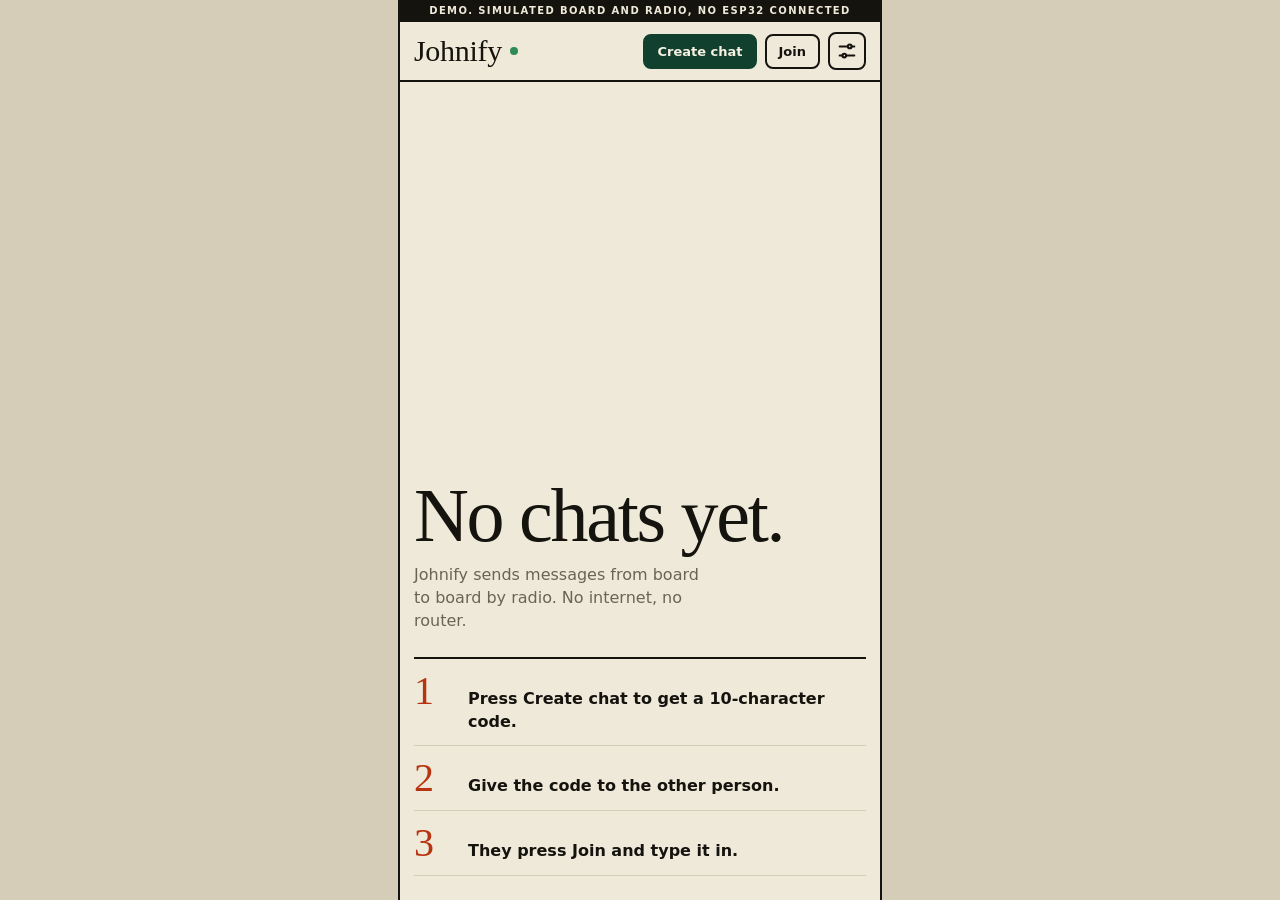
<file: index.html>
<!DOCTYPE html>
<html lang="en"><head><meta charset="utf-8">
<meta name="viewport" content="width=device-width,initial-scale=1,viewport-fit=cover">
<meta name="color-scheme" content="light dark">
<meta name="theme-color" content="#12402f">
<title>Johnify Demo</title>
<style>
:root{--paper:#efe9da;--card:#f9f5ea;--ink:#15130e;--mute:#6a6454;--rule:#d6cdb8;
  --pri:#12402f;--pritx:#f6f1e2;--acc:#e8431a;--acctx:#15130e;--acct:#b8330f;
  --serif:"Iowan Old Style","Palatino Linotype",Palatino,Georgia,serif;--sans:system-ui,-apple-system,"Segoe UI",sans-serif}
@media(prefers-color-scheme:dark){:root{--paper:#0f110d;--card:#171a14;--ink:#efe9d9;--mute:#9b9584;--rule:#2c2f25;
  --pri:#1d5c45;--pritx:#f4efdf;--acc:#ff5b2e;--acctx:#15130e;--acct:#ff7d55}}
*{box-sizing:border-box;-webkit-tap-highlight-color:transparent}
html,body{margin:0;height:100%}
body{display:flex;flex-direction:column;height:100dvh;background:var(--paper);color:var(--ink);font:500 16px/1.45 var(--sans)}
button,input,textarea{font:inherit;color:inherit}
svg{display:block}
:focus-visible{outline:3px solid var(--acc);outline-offset:2px}
header{flex:none;display:flex;align-items:center;gap:8px;padding:10px 14px;padding-top:max(10px,env(safe-area-inset-top));border-bottom:2px solid var(--ink)}
.mark{flex:1;min-width:0;display:flex;align-items:center;gap:8px}
.word{font:400 30px/1 var(--serif);letter-spacing:-.01em}
.dot{width:8px;height:8px;border-radius:50%;background:var(--mute)}
.dot.on{background:#2e8b57}.dot.off{background:var(--acc)}
.btn{border:2px solid var(--ink);background:transparent;border-radius:8px;padding:9px 12px;font:700 13px/1 var(--sans);cursor:pointer;white-space:nowrap}
.btn:active{transform:translateY(1px)}
.btn.pri{background:var(--pri);border-color:var(--pri);color:var(--pritx)}
.btn.warn{background:var(--acc);border-color:var(--acc);color:var(--acctx)}
.btn.wide{width:100%;padding:14px;font-size:14px}
.icon{flex:none;width:38px;height:38px;border:2px solid var(--ink);border-radius:8px;background:none;display:grid;place-items:center;cursor:pointer}
.icon.on{background:var(--ink);color:var(--paper)}
@media(max-width:380px){.word{font-size:28px}.btn{padding:9px 9px;font-size:12px}.icon{width:34px;height:34px}}
#warn{flex:none;padding:8px 14px;background:var(--acc);color:var(--acctx);font:700 13px/1.35 var(--sans)}
#warn[hidden]{display:none}
#view{flex:1;min-height:0;display:flex;flex-direction:column}
.scr{flex:1;min-height:0;display:flex;flex-direction:column}
.list{flex:1;overflow-y:auto;display:flex;flex-direction:column;padding:16px 14px 24px}
.lhead{display:flex;align-items:flex-end;justify-content:space-between;border-bottom:2px solid var(--ink);padding-bottom:6px}
.lhead h1{margin:0;font:400 50px/.9 var(--serif);letter-spacing:-.02em}
.lhead .n{font:800 13px var(--sans);letter-spacing:.1em;color:var(--acct)}
.row{display:grid;grid-template-columns:46px 1fr auto;gap:8px;align-items:center;padding:14px 0;border-bottom:1px solid var(--rule);cursor:pointer}
.row:active{background:var(--card)}
.idx{font:400 32px/1 var(--serif);color:var(--acct)}
.rt{min-width:0}
.rcode{font:800 17px var(--sans);letter-spacing:.1em}
.rprev{color:var(--mute);font-size:14px;white-space:nowrap;overflow:hidden;text-overflow:ellipsis}
.row.un .rprev{color:var(--ink);font-weight:700}
.rside{text-align:right;min-width:44px}
.rtime{font:600 12px var(--sans);color:var(--mute)}
.badge{display:inline-block;margin-top:4px;min-width:22px;padding:2px 7px;border-radius:4px;background:var(--acc);color:var(--acctx);font:800 12px var(--sans);text-align:center}
.empty{margin-top:auto;padding-top:20px}
.empty h1{margin:0 0 14px;font:400 clamp(48px,16vw,76px)/.9 var(--serif);letter-spacing:-.03em}
.lead{margin:0 0 24px;color:var(--mute);max-width:30ch}
.steps{list-style:none;margin:0;padding:0;border-top:2px solid var(--ink)}
.steps li{display:grid;grid-template-columns:54px 1fr;align-items:baseline;padding:12px 0;border-bottom:1px solid var(--rule)}
.steps b{font:400 40px/1 var(--serif);color:var(--acct)}
.steps span{font-weight:700}
.chead{flex:none;display:flex;align-items:center;gap:8px;padding:8px 12px 8px 6px;background:var(--pri);color:var(--pritx)}
.chead .icon{border-color:transparent;color:var(--pritx)}
.cmid{flex:1;min-width:0;display:flex;flex-direction:column;align-items:flex-start;background:none;border:0;padding:0;text-align:left;cursor:pointer}
.clab{font:800 10px var(--sans);letter-spacing:.16em;text-transform:uppercase;opacity:.75}
.ccode{font:800 19px/1.1 var(--sans);letter-spacing:.12em}
.leave{background:none;border:0;padding:6px 4px;font:700 13px var(--sans);text-decoration:underline;text-underline-offset:3px;cursor:pointer}
.encl{flex:none;display:flex;align-items:center;gap:6px;padding:6px 14px;border-bottom:1px solid var(--rule);font:700 11px var(--sans);letter-spacing:.04em;color:var(--mute)}
.msgs{flex:1;min-height:0;overflow-y:auto;display:flex;flex-direction:column;gap:8px;padding:14px}
.hint{margin:auto;color:var(--mute);font:400 24px var(--serif)}
.b{max-width:82%;padding:9px 12px 7px;border-radius:12px;word-break:break-word}
.b.g{margin-top:-5px}
.b.me{align-self:flex-end;background:var(--pri);color:var(--pritx);border-bottom-right-radius:3px}
.b.them{align-self:flex-start;background:var(--card);border:1.5px solid var(--ink);border-bottom-left-radius:3px}
.who{margin-bottom:2px;font:800 11px var(--sans);letter-spacing:.08em;text-transform:uppercase}
.tx{white-space:pre-wrap}
.tm{margin-top:2px;font:600 11px var(--sans);opacity:.6;text-align:right}
.comp{flex:none;display:flex;align-items:flex-end;gap:8px;padding:10px 12px;padding-bottom:max(10px,env(safe-area-inset-bottom));border-top:2px solid var(--ink)}
.inbox{flex:1;position:relative}
textarea{display:block;width:100%;min-height:44px;max-height:120px;resize:none;border:2px solid var(--ink);border-radius:8px;background:var(--card);padding:10px 12px;font:500 16px/1.35 var(--sans)}
.cnt{position:absolute;right:2px;top:-21px;font:800 11px var(--sans);color:var(--mute)}
.cnt.over{color:var(--acct)}
.send{flex:none;width:48px;height:44px;border:2px solid var(--ink);border-radius:8px;background:var(--acc);color:var(--acctx);display:grid;place-items:center;cursor:pointer}
.send:disabled{opacity:.5}
.page{flex:1;overflow-y:auto;padding:16px 14px 30px}
.ptitle{margin:0 0 14px;padding-bottom:6px;border-bottom:2px solid var(--ink);font:400 50px/.9 var(--serif);letter-spacing:-.02em}
.bento{display:grid;grid-template-columns:1.35fr 1fr;gap:10px}
.tile{min-width:0;padding:14px;border:2px solid var(--ink);border-radius:10px;background:var(--card)}
.tile.dark{background:var(--pri);border-color:var(--pri);color:var(--pritx)}
.tile.wide{grid-column:1/-1}
.tile.tall{grid-row:span 2;display:flex;flex-direction:column;justify-content:space-between}
.tile h3{margin:0 0 6px;font:400 28px/1 var(--serif)}
.tile p{margin:0 0 12px;font-size:14px;opacity:.85}
.tl{font:800 10px var(--sans);letter-spacing:.14em;text-transform:uppercase;opacity:.7}
.num{font:400 38px/1 var(--serif);letter-spacing:-.02em;overflow-wrap:anywhere}
.tall .num{font-size:58px}
.kv{display:flex;justify-content:space-between;gap:12px;padding:8px 0;border-top:1px solid var(--rule);font-size:14px}
.kv span{color:var(--mute)}
.kv b{font-weight:700;text-align:right;word-break:break-all}
.kv b.warnv{color:var(--acct)}
.rrow{display:flex;align-items:flex-start;justify-content:space-between;gap:14px}
.switch{position:relative;flex:none;width:60px;height:34px}
.switch input{position:absolute;inset:0;width:100%;height:100%;margin:0;opacity:0;cursor:pointer;z-index:1}
.knob{position:absolute;inset:0;border:2px solid currentColor;border-radius:8px}
.knob:after{content:"";position:absolute;top:4px;left:4px;width:22px;height:22px;border-radius:4px;background:currentColor;transition:transform .15s}
.switch input:checked+.knob{background:var(--acc);border-color:var(--acc);color:var(--acctx)}
.switch input:checked+.knob:after{transform:translateX(26px)}
.field{width:100%;margin:2px 0 12px;padding:6px 0;border:0;border-bottom:2px solid var(--ink);border-radius:0;background:none;font:700 18px var(--sans);outline:none}
.rep{width:100%;height:170px;margin-top:12px;font:500 12px/1.4 ui-monospace,Menlo,Consolas,monospace}
#modal,#cmodal{position:fixed;inset:0;display:flex;align-items:center;justify-content:center;padding:20px;background:rgba(10,9,6,.6)}
#modal[hidden],#cmodal[hidden]{display:none}
.box{width:100%;max-width:340px;padding:20px;border:2px solid var(--ink);border-radius:10px;background:var(--paper)}
.box h3{margin:0 0 4px;font:400 36px/1 var(--serif)}
.box p{margin:0;color:var(--mute);font-size:14px}
.box input{width:100%;margin:14px 0;padding:12px;border:2px solid var(--ink);border-radius:8px;background:var(--card);text-align:center;font:800 20px var(--sans);letter-spacing:.14em;text-transform:uppercase;outline:none}
.acts{display:flex;gap:8px}.acts .btn{flex:1;padding:13px}
#toast{position:fixed;left:50%;bottom:96px;transform:translateX(-50%);max-width:90%;padding:10px 16px;border-radius:6px;background:var(--ink);color:var(--paper);font:700 13px/1.35 var(--sans);text-align:center;opacity:0;pointer-events:none;transition:opacity .2s}
#toast.on{opacity:1}
.boot .rise{animation:rise .6s cubic-bezier(.2,.7,.2,1) both;animation-delay:calc(var(--i,0) * 60ms)}
@keyframes rise{from{opacity:0;transform:translateY(14px)}}
@media(prefers-reduced-motion:reduce){.boot .rise{animation:none}}
#demo{flex:none;padding:5px 10px;padding-top:max(5px,env(safe-area-inset-top));background:var(--ink);color:var(--paper);font:800 10px/1.2 var(--sans);letter-spacing:.14em;text-align:center;text-transform:uppercase}
@media(min-width:700px){html{background:var(--rule)}
  body{max-width:480px;margin:0 auto;box-shadow:0 0 0 2px var(--ink)}}
</style></head><body class="boot">
<div id="demo">Demo. Simulated board and radio, no ESP32 connected</div>
<header>
 <div class="mark"><span class="word">Johnify</span><span id="dot" class="dot"></span></div>
 <button id="bCreate" class="btn pri">Create chat</button>
 <button id="bJoin" class="btn">Join</button>
 <button id="bSet" class="icon" aria-label="Settings"></button>
</header>
<div id="warn" hidden role="alert"></div>
<main id="view"></main>
<div id="modal" hidden><div class="box" role="dialog" aria-modal="true" aria-labelledby="mt">
 <h3 id="mt">Join a chat</h3>
 <p>Type the 10-character code you were given.</p>
 <input id="jc" maxlength="12" placeholder="CODE" autocapitalize="characters" autocomplete="off" spellcheck="false" aria-label="Chat code">
 <div class="acts"><button id="jx" class="btn">Cancel</button><button id="jg" class="btn pri">Join</button></div>
</div></div>
<div id="cmodal" hidden><div class="box" role="alertdialog" aria-modal="true" aria-labelledby="ct" aria-describedby="cp">
 <h3 id="ct"></h3>
 <p id="cp"></p>
 <div class="acts" style="margin-top:16px"><button id="cn" class="btn">Cancel</button><button id="cy" class="btn warn"></button></div>
</div></div>
<div id="toast" role="status"></div>
<script>
const $=s=>document.querySelector(s);
const el=(t,c,x)=>{const e=document.createElement(t);if(c)e.className=c;if(x!=null)e.textContent=x;return e};
const bytes=s=>new TextEncoder().encode(s).length;
const fmtUp=s=>{s=Math.max(0,s|0);const d=Math.floor(s/86400),h=Math.floor(s%86400/3600),m=Math.floor(s%3600/60);return(d?d+'d ':'')+h+'h '+m+'m'};
const fmtTime=t=>{try{return new Date(t).toLocaleTimeString([],{hour:'numeric',minute:'2-digit'})}catch(e){return''}};
const fmtCode=c=>c.slice(0,5)+' '+c.slice(5);
const ROOMRE=/^[A-Z0-9]{10}$/;
const ICON={
  back:'<path d="M15 5l-7 7 7 7"/>',
  lock:'<rect x="5" y="11" width="14" height="9" rx="2"/><path d="M8 11V8a4 4 0 0 1 8 0v3"/>',
  up:'<path d="M12 19V5M6 11l6-6 6 6"/>',
  sliders:'<path d="M4 7h9M17 7h3M4 17h3M11 17h9"/><circle cx="15" cy="7" r="2"/><circle cx="9" cy="17" r="2"/>'};
const svg=(n,s)=>'<svg viewBox="0 0 24 24" width="'+s+'" height="'+s+'" fill="none" stroke="currentColor" stroke-width="2.2" stroke-linecap="round" stroke-linejoin="round" aria-hidden="true">'+ICON[n]+'</svg>';
const DARK=matchMedia('(prefers-color-scheme:dark)');
const PAL=['#b8330f','#2f6b52','#8a6a12','#3c5a7a','#6b4a2b'],PALD=['#ff7d55','#6cc09a','#e0c060','#7fb0d8','#d0a070'];
const colorOf=s=>{let h=0;for(const c of s)h=(h*31+c.charCodeAt(0))>>>0;return(DARK.matches?PALD:PAL)[h%5]};

let S={};
try{S=JSON.parse(localStorage.getItem('jf')||'{}')}catch(e){S={}}
(function(){
  if(!S||typeof S!=='object'||Array.isArray(S))S={};
  S.rooms=(Array.isArray(S.rooms)?S.rooms:[]).filter(c=>typeof c==='string'&&ROOMRE.test(c)).slice(0,12);
  if(!S.msgs||typeof S.msgs!=='object')S.msgs={};
  for(const k of Object.keys(S.msgs))if(!S.rooms.includes(k)||!Array.isArray(S.msgs[k]))delete S.msgs[k];
  if(!S.unread||typeof S.unread!=='object')S.unread={};
  S.since=Number.isInteger(S.since)&&S.since>=0?S.since:0;
  for(const k of['name','boot','dev','ssid'])if(typeof S[k]!=='string')S[k]='';
})();
let storeOK=true;
const save=()=>{try{localStorage.setItem('jf',JSON.stringify(S))}catch(e){
  if(storeOK){storeOK=false;setTimeout(()=>toast('This browser cannot save chats. History is lost when you close the page.'),0)}}};

let cur=null,view='list',busy=false,again=false,fails=0,sending=false,stT=null;
const MSG={'bad room':'That chat code is not valid.','bad dev':'Your phone ID is missing. Reload the page.','empty':'Type a message first.',
  'crypto':'The board could not encrypt that message.','radio busy':'The radio is busy. Try again in a moment.'};
const why=e=>e&&e.net?(e.message==='timeout'?'The board is not answering.':'Cannot reach the board. Check your Wi-Fi.'):((e&&MSG[e.message])||'Board error: '+((e&&e.message)||'unknown'));

function toast(t){const e=$('#toast');e.textContent=t;e.classList.add('on');clearTimeout(toast.t);toast.t=setTimeout(()=>e.classList.remove('on'),3000)}
function ask(title,text,okLabel){
  return new Promise(res=>{
    const m=$('#cmodal'),y=$('#cy'),n=$('#cn');
    $('#ct').textContent=title;$('#cp').textContent=text;y.textContent=okLabel;m.hidden=false;
    const done=v=>{m.hidden=true;y.onclick=n.onclick=m.onclick=null;res(v)};
    y.onclick=()=>done(true);n.onclick=()=>done(false);m.onclick=e=>{if(e.target===m)done(false)};
    n.focus()})}
function setLink(ok){
  $('#dot').className='dot '+(ok?'on':'off');$('#dot').title=ok?'Connected to the board':'Not connected';
  if(ok){fails=0;$('#warn').hidden=true;return}
  if(++fails>=2){const w=$('#warn');w.textContent='No connection to the board. Join the Wi-Fi network '+(S.ssid||'Johnify-XXXX')+' and keep this page open.';w.hidden=false}}

const DEMO={made:''};
const hex8=()=>Array.from({length:8},()=>'0123456789abcdef'[Math.random()*16|0]).join('');
let BOOT=hex8(),T0=Date.now();
const BOARD={rooms:[],msgs:[],seq:1,rx:0,tx:0,relayed:0,repeater:false};
const FRIEND={dev:'f00dcafe',name:'Sam'};
const REPLIES=[
 [/\b(hi|hello|hey|yo)\b/i,['Hey! Reading you loud and clear.','Hi there. Nice to hear from you over the radio.']],
 [/(how|what).*(work|this)/i,['Your phone talks to the board over Wi-Fi. The board encrypts the message and broadcasts it by radio to every other Johnify board nearby.']],
 [/(internet|wifi|wi-fi|signal|router)/i,['No internet involved at all. The boards talk to each other directly.']],
 [/(range|far|distance)/i,['Around 100 to 200 m in the open. A repeater board in the middle extends it.']],
 [/(repeat|relay)/i,['A repeater just re-broadcasts what it hears. It cannot read the messages, they stay encrypted.']],
 [/(encrypt|secure|private|safe)/i,['Everything is AES-256 encrypted with a key made from the chat code. Only people with the code can read it.']],
 [/\?\s*$/,['Good question. Give me a second.','Hmm, not sure. What do you think?']]];
const FALL=['Got it.','Makes sense.','Nice.','Ha, agreed.','Message received over the radio.','Copy that.'];
function addMsg(room,dev,name,text,age){
  BOARD.msgs.push({seq:BOARD.seq++,i:hex8(),d:dev,r:room,n:name,x:text,ts:Date.now()-(age||0)*1000});
  if(BOARD.msgs.length>200)BOARD.msgs.shift()}
function ensure(c){
  if(BOARD.rooms.includes(c))return false;
  if(BOARD.rooms.length>=24)BOARD.rooms.shift();
  BOARD.rooms.push(c);return true}
function friendReply(room,text){
  let pick=null;
  for(const[re,list]of REPLIES)if(re.test(text)){pick=list[Math.random()*list.length|0];break}
  if(!pick)pick=FALL[BOARD.seq%FALL.length];
  setTimeout(()=>{BOARD.rx++;if(BOARD.repeater)BOARD.relayed++;addMsg(room,FRIEND.dev,FRIEND.name,pick)},1500+Math.random()*1800)}
setInterval(()=>{if(BOARD.repeater){BOARD.rx++;BOARD.tx++;BOARD.relayed++}},3500);
const E=m=>{const e=new Error(m);e.board=true;return e};
async function api(p,o,post){
  await new Promise(r=>setTimeout(r,40+Math.random()*60));
  o=o||{};
  if(p==='/api/hello')return{dev:/^[0-9a-f]{8}$/.test(o.dev||'')?o.dev:hex8(),ssid:'Johnify-9F3A'};
  if(p==='/api/join'){
    const c=String(o.room||'').toUpperCase();
    if(!ROOMRE.test(c))throw E('bad room');
    if(ensure(c)&&c!==DEMO.made)addMsg(c,FRIEND.dev,FRIEND.name,'You found the room. Say something and I will answer.',45);
    return{ok:true}}
  if(p==='/api/send'){
    const c=String(o.room||'').toUpperCase(),t=String(o.text||'').trim();
    if(!ROOMRE.test(c))throw E('bad room');
    if(!t)throw E('empty');
    ensure(c);addMsg(c,o.dev,String(o.name||'User').slice(0,12),t);
    BOARD.tx+=2;friendReply(c,t);return{ok:true}}
  if(p==='/api/poll'){
    let since=+o.since||0;
    if(o.boot!==BOOT)since=0;
    const codes=String(o.r||'').split(',').map(s=>s.trim().toUpperCase()).filter(s=>ROOMRE.test(s));
    codes.forEach(ensure);
    let last=since;const out=[];
    for(const m of BOARD.msgs){
      if(m.seq<=since)continue;
      if(codes.includes(m.r)&&out.length>=30){last=m.seq-1;break}
      last=m.seq;
      if(codes.includes(m.r))out.push({i:m.i,d:m.d,r:m.r,n:m.n,x:m.x,a:Math.floor((Date.now()-m.ts)/1000)})}
    return{boot:BOOT,msgs:out,next:last}}
  if(p==='/api/status'){const up=Math.floor((Date.now()-T0)/1000)+2831;
    return{ver:'1.3.0',chip:'ESP32-S3',sdk:'v5.4.1',repeater:BOARD.repeater,ssid:'Johnify-9F3A',ch:1,hops:4,clients:1,rooms:BOARD.rooms.length,
    rx:BOARD.rx,tx:BOARD.tx,relayed:BOARD.relayed,rxDrop:0,txFail:0,bad:3,auth:0,reinit:0,heap:214000-(up%7)*300,minHeap:186000,up}}
  if(p==='/api/log')return{log:['0s Johnify 1.3.0 starting','1s Ready: Johnify-9F3A, repeater off, 0 chats saved','Demo: no real board attached']};
  if(p==='/api/leave'){
    const c=String(o.room||'').toUpperCase();
    if(!ROOMRE.test(c))throw E('bad room');
    BOARD.rooms=BOARD.rooms.filter(x=>x!==c);BOARD.msgs=BOARD.msgs.filter(m=>m.r!==c);return{ok:true}}
  if(p==='/api/reset'){
    if(!post||o.confirm!=='RESET')throw E('confirm');
    Object.assign(BOARD,{rooms:[],msgs:[],seq:1,rx:0,tx:0,relayed:0,repeater:false});BOOT=hex8();T0=Date.now();return{ok:true}}
  if(p==='/api/repeater'){BOARD.repeater=String(o.on)==='1';return{repeater:BOARD.repeater}}
  throw E('not found')}

async function hello(){const h=await api('/api/hello',{dev:/^[0-9a-f]{8}$/.test(S.dev)?S.dev:''});S.dev=h.dev;S.ssid=h.ssid||S.ssid;save();return h}
function gen(){
  const A='ABCDEFGHJKMNPQRSTUVWXYZ23456789',a=new Uint8Array(10);
  if(window.crypto&&crypto.getRandomValues)crypto.getRandomValues(a);else for(let i=0;i<10;i++)a[i]=Math.random()*256;
  const c=[...a].map(x=>A[x%A.length]).join('');DEMO.made=c;return c}
function copy(t){let ok=false;try{const a=document.createElement('textarea');a.value=t;document.body.appendChild(a);a.select();ok=document.execCommand('copy');a.remove()}catch(e){}
  toast(ok?'Code copied':'Code: '+t)}

async function joinRoom(raw){
  const code=(raw||'').toUpperCase().replace(/[^A-Z0-9]/g,'');
  if(code.length!==10){toast('A chat code is 10 letters and numbers.');return null}
  if(!S.rooms.includes(code)&&S.rooms.length>=12){toast('You can have up to 12 chats. Leave one first.');return null}
  try{if(!S.dev)await hello();await api('/api/join',{room:code},true)}catch(e){toast(why(e));return null}
  if(!S.rooms.includes(code)){S.rooms.push(code);S.msgs[code]=S.msgs[code]||[];save()}
  try{const j=await api('/api/poll',{since:0,boot:'',r:code});ingest(j.msgs)}catch(e){}
  return code}

function ingest(ms){
  if(!Array.isArray(ms))return;
  let changed=false;
  for(const m of ms){
    if(!m||typeof m.r!=='string'||typeof m.d!=='string'||typeof m.i!=='string'||!S.rooms.includes(m.r))continue;
    const L=S.msgs[m.r]=S.msgs[m.r]||[],id=m.d+m.i;
    if(L.some(x=>x.id===id))continue;
    L.push({id,dev:m.d,name:String(m.n||''),text:String(m.x||''),t:Date.now()-(Number(m.a)||0)*1000,mine:m.d===S.dev});
    L.sort((a,b)=>a.t-b.t);if(L.length>300)L.shift();
    changed=true;
    if(!(view==='chat'&&cur===m.r)&&m.d!==S.dev)S.unread[m.r]=(S.unread[m.r]||0)+1}
  if(changed){save();if(view==='chat')drawMsgs();else if(view==='list')render()}}

async function poll(){
  if(busy){again=true;return}
  busy=true;
  try{
    if(!S.dev)await hello();
    const j=await api('/api/poll',{since:S.since,boot:S.boot,r:S.rooms.join(',')});
    if(typeof j.boot!=='string'||!Number.isInteger(j.next))throw Object.assign(new Error('offline'),{net:true});
    S.boot=j.boot;S.since=j.next;ingest(j.msgs);save();setLink(true)}
  catch(e){setLink(false)}
  busy=false;
  if(again){again=false;poll()}}
async function tick(){if(!document.hidden)await poll();setTimeout(tick,fails>=3?4000:1500)}

async function send(){
  const box=$('#txt');if(!box||!cur||sending)return;
  const t=box.value.trim();if(!t)return;
  if(bytes(t)>190){toast('Too long. The limit is 190 bytes.');return}
  sending=true;const sb=$('#sendb');if(sb)sb.disabled=true;
  box.value='';box.style.height='auto';count();
  try{
    if(!S.dev)await hello();
    await api('/api/send',{room:cur,dev:S.dev,name:S.name||('User-'+S.dev.slice(0,4)),text:t},true);
    poll()}
  catch(e){box.value=t;count();toast(why(e))}
  sending=false;if(sb)sb.disabled=false}
function count(){
  const b=$('#txt'),c=$('#cnt');if(!b||!c)return;
  const left=190-bytes(b.value);
  c.hidden=left>40;c.textContent=left>=0?left+' left':(-left)+' too long';c.className='cnt'+(left<0?' over':'')}

async function leaveRoom(code){
  S.rooms=S.rooms.filter(x=>x!==code);delete S.msgs[code];delete S.unread[code];save();
  if(view==='chat'&&cur===code)nav('list');
  for(let n=0;busy&&n<20;n++)await new Promise(r=>setTimeout(r,50));
  try{await api('/api/leave',{room:code},true);toast('You left the chat.')}
  catch(e){toast('You left the chat on this phone, but the board could not be reached.')}}
async function resetBoard(){
  if(!await ask('Reset this board?','This erases every chat, message and setting on this board and on this phone, then restarts the board. It cannot be undone.','Reset board'))return;
  try{await api('/api/reset',{confirm:'RESET'},true)}catch(e){toast(why(e));return}
  S.rooms=[];S.msgs={};S.unread={};S.since=0;S.boot='';S.dev='';S.name='';save();
  toast('Board reset. It restarts in a few seconds.');nav('list')}
function nav(v,c){
  if(v===view&&c===cur)return;
  try{history.pushState({v,c:c||null},'')}catch(e){}
  view=v;cur=c||null;if(v==='chat'){S.unread[c]=0;save()}render()}
function back(){if(history.state&&history.state.v&&history.state.v!=='list')history.back();else nav('list')}
addEventListener('popstate',e=>{
  const s=e.state||{v:'list'};view=s.v||'list';cur=s.c||null;
  if(view==='chat'&&!S.rooms.includes(cur)){view='list';cur=null}
  render()});
try{history.replaceState({v:'list',c:null},'')}catch(e){}

function render(){
  $('#bSet').classList.toggle('on',view==='settings');
  clearInterval(stT);
  const v=$('#view');v.innerHTML='';
  if(view==='chat'&&!S.rooms.includes(cur)){view='list';cur=null}
  if(view==='list')drawList(v);else if(view==='chat')drawChat(v);else drawSettings(v)}
function backBtn(){const b=el('button','icon');b.innerHTML=svg('back',22);b.setAttribute('aria-label','Back');b.onclick=back;return b}
const rise=(e,i)=>{e.classList.add('rise');e.style.setProperty('--i',i);return e};

function drawList(v){
  const scr=el('div','scr'),list=el('div','list');
  if(!S.rooms.length){
    const e=el('div','empty');
    e.append(rise(el('h1',0,'No chats yet.'),0),rise(el('p','lead','Johnify sends messages from board to board by radio. No internet, no router.'),1));
    const ol=el('ol','steps');
    ['Press Create chat to get a 10-character code.','Give the code to the other person.','They press Join and type it in.']
      .forEach((x,i)=>{const li=el('li');li.append(el('b',0,String(i+1)),el('span',0,x));ol.append(rise(li,i+2))});
    e.append(ol);list.append(e);scr.append(list);v.append(scr);return}
  const h=el('div','lhead');h.append(el('h1',0,'Chats'),el('span','n',String(S.rooms.length).padStart(2,'0')));
  list.append(rise(h,0));
  S.rooms.slice().reverse().forEach((code,i)=>{
    const L=S.msgs[code]||[],last=L[L.length-1],r=el('div','row'+(S.unread[code]?' un':'')),mid=el('div','rt'),side=el('div','rside');
    r.setAttribute('role','button');r.tabIndex=0;
    mid.append(el('div','rcode',fmtCode(code)),el('div','rprev',last?(last.mine?'You: ':'')+last.text:'No messages yet'));
    if(last)side.append(el('div','rtime',fmtTime(last.t)));
    if(S.unread[code])side.append(el('span','badge',S.unread[code]));
    r.append(el('div','idx',String(i+1).padStart(2,'0')),mid,side);
    r.onclick=()=>nav('chat',code);
    r.onkeydown=e=>{if(e.key==='Enter'||e.key===' '){e.preventDefault();nav('chat',code)}};
    list.append(rise(r,i+1))});
  scr.append(list);v.append(scr)}

function drawChat(v){
  const scr=el('div','scr'),head=el('div','chead'),mid=el('button','cmid');
  mid.append(el('span','clab','Chat code'),el('span','ccode',fmtCode(cur)));mid.onclick=()=>copy(cur);mid.setAttribute('aria-label','Copy chat code');
  const lv=el('button','leave','Leave');
  lv.onclick=async()=>{const code=cur;
    if(await ask('Leave this chat?','It is removed from this phone, its saved messages are deleted, and the board stops keeping it. You can join again later with the code '+fmtCode(code)+'.','Leave'))leaveRoom(code)};
  head.append(backBtn(),mid,lv);
  const enc=el('div','encl');enc.innerHTML=svg('lock',12)+'<span>END-TO-END ENCRYPTED. TAP THE CODE TO COPY IT.</span>';
  const m=el('div','msgs');m.id='msgs';
  const f=el('div','comp'),ib=el('div','inbox'),t=el('textarea'),cn=el('span','cnt');
  t.id='txt';t.rows=1;t.placeholder='Write a message';t.setAttribute('aria-label','Message');cn.id='cnt';cn.hidden=true;
  t.oninput=()=>{t.style.height='auto';t.style.height=Math.min(t.scrollHeight,120)+'px';count()};
  t.onkeydown=e=>{if(e.key==='Enter'&&!e.shiftKey){e.preventDefault();send()}};
  const s=el('button','send');s.id='sendb';s.innerHTML=svg('up',22);s.setAttribute('aria-label','Send');s.onclick=send;
  ib.append(cn,t);f.append(ib,s);scr.append(head,enc,m,f);v.append(scr);drawMsgs(true)}

function drawMsgs(force){
  const m=$('#msgs');if(!m)return;
  const stick=force||m.scrollHeight-m.scrollTop-m.clientHeight<90;
  m.innerHTML='';
  const L=S.msgs[cur]||[];
  if(!L.length)m.append(el('div','hint','Nothing here yet.'));
  let prev=null;
  for(const x of L){
    const grp=prev&&prev.dev===x.dev&&x.t-prev.t<120000;
    const b=el('div','b '+(x.mine?'me':'them')+(grp?' g':''));
    if(!x.mine&&!grp){const w=el('div','who',x.name||'?');w.style.color=colorOf(x.dev||'');b.append(w)}
    b.append(el('div','tx',x.text),el('div','tm',fmtTime(x.t)));
    m.append(b);prev=x}
  if(stick)m.scrollTop=m.scrollHeight}

async function report(box){
  try{
    const[s,l]=await Promise.all([api('/api/status'),api('/api/log')]);
    box.value=['Johnify bug report','Firmware: '+s.ver+'   Chip: '+s.chip+'   SDK: '+s.sdk,
      'Uptime: '+fmtUp(s.up)+'   Channel: '+s.ch+'   Max hops: '+s.hops+'   Repeater: '+(s.repeater?'on':'off'),
      'Memory: '+Math.round(s.heap/1024)+' KB free, lowest '+Math.round(s.minHeap/1024)+' KB',
      'Packets: heard '+s.rx+', sent '+s.tx+', relayed '+s.relayed,
      'Problems: dropped '+s.rxDrop+', send failures '+s.txFail+', rejected '+s.bad+', failed checks '+s.auth+', radio resets '+s.reinit,
      'Phones: '+s.clients+'   Chats on board: '+s.rooms,'Browser: '+navigator.userAgent,'','Recent events:']
      .concat(l.log.length?l.log:['(none)']).join('\n');
    box.hidden=false;box.focus();box.select();
    let ok=false;try{ok=document.execCommand('copy')}catch(e){}
    toast(ok?'Bug report copied. Paste it where you need it.':'Could not copy automatically. Select the text and copy it.')
  }catch(e){toast(why(e))}}

function drawSettings(v){
  const scr=el('div','scr'),head=el('div','chead'),ttl=el('div','cmid');
  ttl.append(el('span','clab','Johnify'),el('span','ccode','Settings'));ttl.style.cursor='default';ttl.lastChild.style.letterSpacing='.04em';
  head.append(backBtn(),ttl);
  const page=el('div','page'),grid=el('div','bento');
  page.append(rise(el('h1','ptitle','Settings'),0),grid);

  const rep=el('div','tile dark wide'),rr=el('div','rrow'),rl=el('div');
  rl.append(el('h3',0,'Repeater'),el('p',0,'Re-sends every message this board hears from other boards, for any chat, to bridge boards too far apart to hear each other. A repeater cannot read what it passes on.'));
  const sw=el('label','switch'),cb=el('input');cb.type='checkbox';cb.setAttribute('aria-label','Repeater mode');sw.append(cb,el('span','knob'));
  cb.onchange=async()=>{try{await api('/api/repeater',{on:cb.checked?1:0},true);toast(cb.checked?'Repeater on':'Repeater off')}
    catch(e){cb.checked=!cb.checked;toast(why(e))}};
  rr.append(rl,sw);rep.append(rr);

  const stat=(cls,label)=>{const t=el('div','tile '+cls),n=el('div','num','-');t.append(el('div','tl',label),n);return[t,n]};
  const[tHeard,nHeard]=stat('tall','Packets heard'),[tSent,nSent]=stat('','Sent'),[tRel,nRel]=stat('','Relayed');

  const prof=el('div','tile wide');
  const nm=el('input','field');nm.placeholder='Your name';nm.maxLength=12;nm.value=S.name;nm.setAttribute('aria-label','Display name');
  nm.oninput=()=>{S.name=nm.value.trim();save()};
  const kvl=(k,x)=>{const d=el('div','kv');d.append(el('span',0,k),el('b',0,String(x)));return d};
  prof.append(el('div','tl','Profile'),nm,kvl('Device ID',S.dev||'-'));

  const net=el('div','tile wide'),health=el('div','tile wide');
  net.append(el('h3',0,'This board'));health.append(el('h3',0,'Health'));

  const rst=el('div','tile wide'),rb=el('button','btn wide warn','Reset board');
  rst.append(el('h3',0,'Start over'),el('p',0,'Erases every chat, message and setting on this board and on this phone, then restarts the board so it behaves like freshly uploaded firmware. Other phones keep their own copies.'),rb);
  rb.onclick=resetBoard;
  const bug=el('div','tile wide'),bt=el('button','btn wide','Copy bug report'),box=el('textarea','rep');
  box.readOnly=true;box.hidden=true;bt.onclick=()=>report(box);
  bug.append(bt,box);

  [rep,tHeard,tSent,tRel,prof,net,health,bug,rst].forEach((t,i)=>grid.append(rise(t,i+1)));
  scr.append(head,page);v.append(scr);

  const rows=(host,list)=>{[...host.querySelectorAll('.kv')].forEach(x=>x.remove());
    for(const[k,x,bad]of list){const d=kvl(k,x);if(bad)d.lastChild.className='warnv';host.append(d)}};
  const update=async()=>{
    try{
      const s=await api('/api/status');cb.checked=!!s.repeater;
      nHeard.textContent=s.rx;nSent.textContent=s.tx;nRel.textContent=s.relayed;
      rows(net,[['Wi-Fi network',s.ssid],['Phones connected',s.clients],['Chats stored',s.rooms],['Channel',s.ch],['Uptime',fmtUp(s.up)]]);
      rows(health,[['Firmware',s.ver],['Free memory',Math.round(s.heap/1024)+' KB',s.heap<30000],['Packets dropped (busy)',s.rxDrop,s.rxDrop>0],
        ['Failed sends',s.txFail,s.txFail>0],['Rejected packets',s.bad+s.auth],['Radio restarts',s.reinit,s.reinit>0]]);
    }catch(e){}};
  update();stT=setInterval(update,2500)}

$('#bSet').innerHTML=svg('sliders',22);
$('#bSet').onclick=()=>{if(view==='settings')back();else nav('settings')};
$('#bCreate').onclick=async()=>{const c=await joinRoom(gen());if(c){nav('chat',c);toast('Chat created. Share the code.')}};
const openJoin=()=>{$('#modal').hidden=false;$('#jc').value='';$('#jc').focus()},closeJoin=()=>{$('#modal').hidden=true};
$('#bJoin').onclick=openJoin;
$('#jx').onclick=closeJoin;
$('#modal').onclick=e=>{if(e.target===$('#modal'))closeJoin()};
$('#jg').onclick=async()=>{const c=await joinRoom($('#jc').value);if(c){closeJoin();nav('chat',c)}};
$('#jc').onkeydown=e=>{if(e.key==='Enter')$('#jg').click();if(e.key==='Escape')closeJoin()};
addEventListener('keydown',e=>{if(e.key==='Escape'&&!$('#cmodal').hidden)$('#cn').click()});
document.addEventListener('visibilitychange',()=>{if(!document.hidden)poll()});
let errShown=false;
addEventListener('error',()=>{if(!errShown){errShown=true;toast('Something went wrong. Reload the page if it keeps happening.')}});
addEventListener('unhandledrejection',()=>{if(!errShown){errShown=true;toast('Something went wrong. Reload the page if it keeps happening.')}});

render();setTimeout(()=>document.body.classList.remove('boot'),1400);
hello().catch(()=>{});tick();
</script></body></html>
</file>
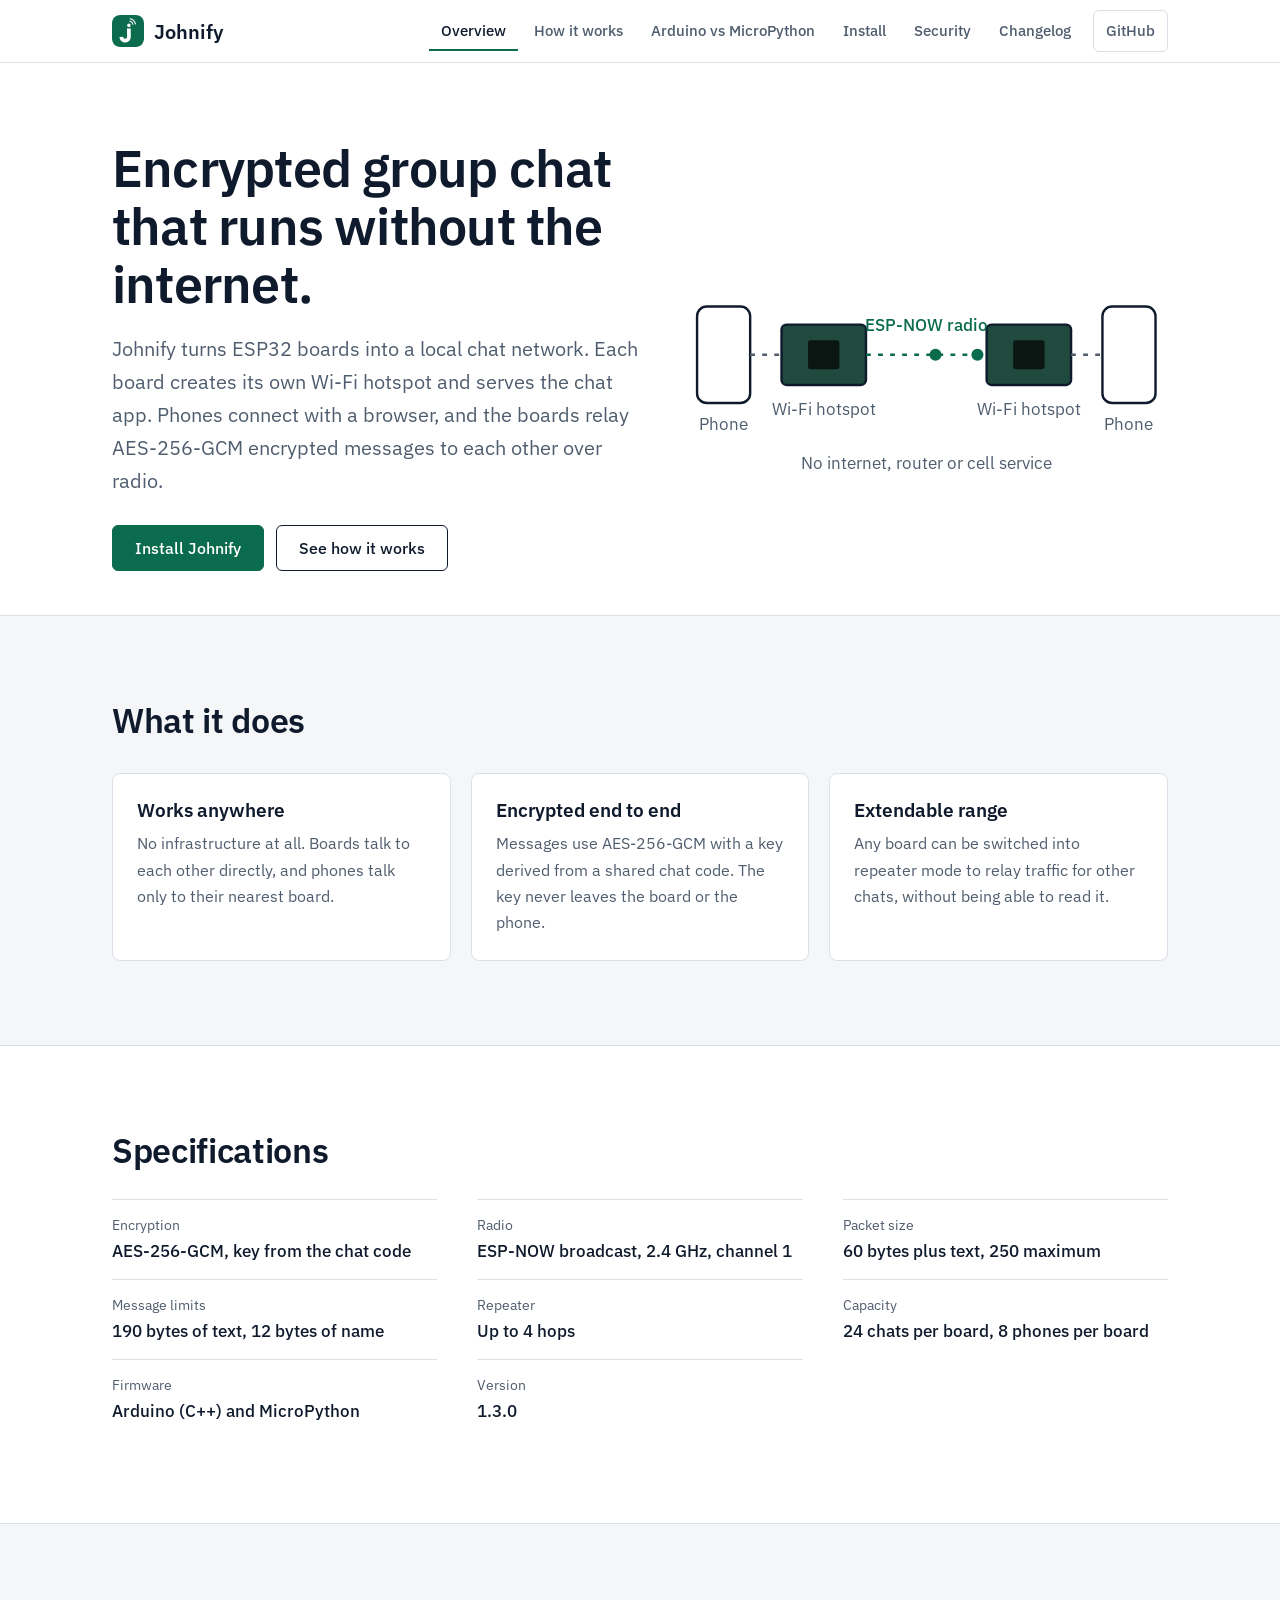
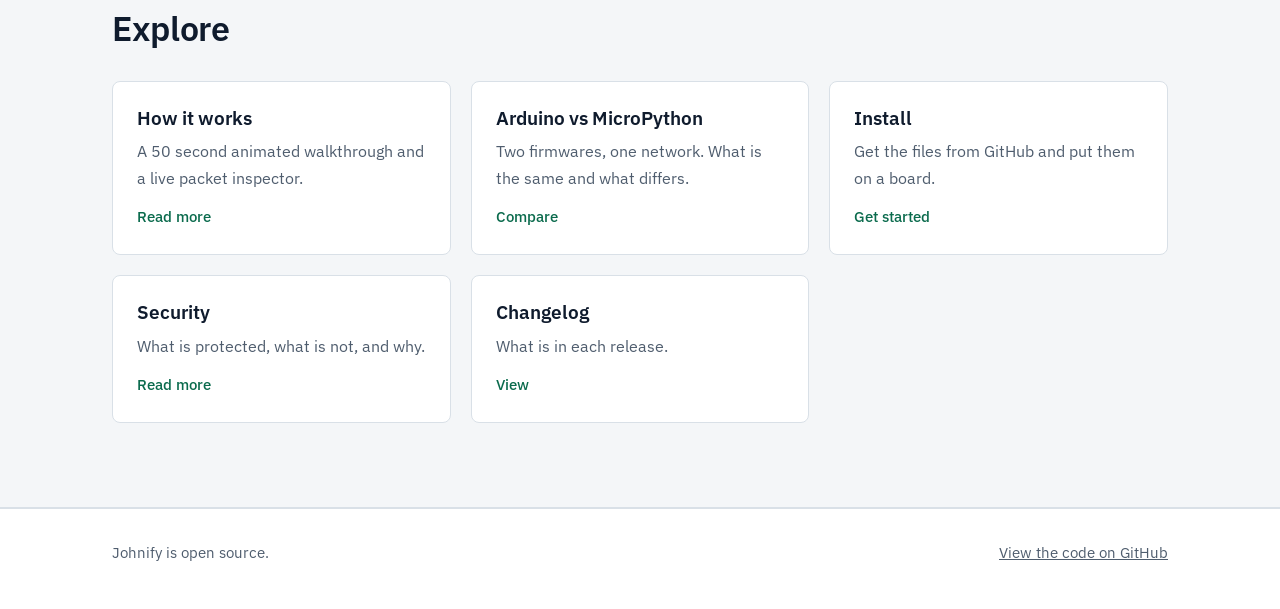
<file: johnify-site/index.html>
<!DOCTYPE html>
<html lang="en"><head><meta charset="utf-8"><meta name="viewport" content="width=device-width,initial-scale=1,viewport-fit=cover"><title>Encrypted offline group chat | Johnify</title><meta name="description" content="Johnify is an encrypted group chat that runs on ESP32 boards with no internet, router or cell service."><link rel="icon" type="image/png" href="assets/logo.png"><link rel="apple-touch-icon" href="assets/logo.png"><link rel="stylesheet" href="assets/style.css"></head>
<body><header id="hd"></header><main>
<div class="top"><div class="w hero"><div>
<h1>Encrypted group chat that runs without the internet.</h1>
<p class="lead">Johnify turns ESP32 boards into a local chat network. Each board creates its own Wi-Fi hotspot and serves the chat app. Phones connect with a browser, and the boards relay AES-256-GCM encrypted messages to each other over radio.</p>
<div class="row"><a class="btn p" href="install.html">Install Johnify</a><a class="btn" href="how-it-works.html">See how it works</a></div></div>
<svg viewBox="0 0 400 240" role="img" aria-label="Two phones, each connected to its own board, with the boards linked by radio" style="width:100%;height:auto">
<g fill="none" stroke="var(--ink)" stroke-width="2"><rect x="10" y="80" width="44" height="80" rx="8" fill="var(--bg)"/><rect x="346" y="80" width="44" height="80" rx="8" fill="var(--bg)"/></g>
<g stroke="var(--ink)" stroke-width="2"><rect x="80" y="95" width="70" height="50" rx="4" fill="var(--pcb)"/><rect x="250" y="95" width="70" height="50" rx="4" fill="var(--pcb)"/></g>
<rect x="102" y="108" width="26" height="24" rx="2" fill="#0b1613"/><rect x="272" y="108" width="26" height="24" rx="2" fill="#0b1613"/>
<g stroke="var(--mute)" stroke-width="2" stroke-dasharray="4 6"><path d="M54 120H80"/><path d="M320 120H346"/><path d="M150 120H250" stroke="var(--acc)"/></g>
<g class="mo" fill="var(--acc)"><circle r="5"><animateMotion dur="2.4s" repeatCount="indefinite" path="M150 120H250"/></circle><circle r="5"><animateMotion dur="2.4s" begin="1.2s" repeatCount="indefinite" path="M250 120H150"/></circle></g>
<g font-family="IBM Plex Sans,sans-serif" font-size="14" text-anchor="middle" fill="var(--mute)"><text x="200" y="100" fill="var(--acc)" font-weight="500">ESP-NOW radio</text><text x="115" y="170">Wi-Fi hotspot</text><text x="285" y="170">Wi-Fi hotspot</text><text x="32" y="182">Phone</text><text x="368" y="182">Phone</text><text x="200" y="215">No internet, router or cell service</text></g></svg></div></div>
<section class="alt"><div class="w"><h2>What it does</h2><div class="grid">
<div class="card"><h3>Works anywhere</h3><p>No infrastructure at all. Boards talk to each other directly, and phones talk only to their nearest board.</p></div>
<div class="card"><h3>Encrypted end to end</h3><p>Messages use AES-256-GCM with a key derived from a shared chat code. The key never leaves the board or the phone.</p></div>
<div class="card"><h3>Extendable range</h3><p>Any board can be switched into repeater mode to relay traffic for other chats, without being able to read it.</p></div></div></div></section>
<section><div class="w"><h2>Specifications</h2><dl class="spec">
<div><dt>Encryption</dt><dd>AES-256-GCM, key from the chat code</dd></div><div><dt>Radio</dt><dd>ESP-NOW broadcast, 2.4 GHz, channel 1</dd></div>
<div><dt>Packet size</dt><dd>60 bytes plus text, 250 maximum</dd></div><div><dt>Message limits</dt><dd>190 bytes of text, 12 bytes of name</dd></div>
<div><dt>Repeater</dt><dd>Up to 4 hops</dd></div><div><dt>Capacity</dt><dd>24 chats per board, 8 phones per board</dd></div>
<div><dt>Firmware</dt><dd>Arduino (C++) and MicroPython</dd></div><div><dt>Version</dt><dd>1.3.0</dd></div></dl></div></section>
<section class="alt"><div class="w"><h2>Explore</h2><div class="grid">
<a class="card" href="how-it-works.html"><h3>How it works</h3><p>A 50 second animated walkthrough and a live packet inspector.</p><span class="go">Read more</span></a>
<a class="card" href="compare.html"><h3>Arduino vs MicroPython</h3><p>Two firmwares, one network. What is the same and what differs.</p><span class="go">Compare</span></a>
<a class="card" href="install.html"><h3>Install</h3><p>Get the files from GitHub and put them on a board.</p><span class="go">Get started</span></a>
<a class="card" href="security.html"><h3>Security</h3><p>What is protected, what is not, and why.</p><span class="go">Read more</span></a>
<a class="card" href="changelog.html"><h3>Changelog</h3><p>What is in each release.</p><span class="go">View</span></a></div></div></section>
</main><footer id="ft"></footer><script src="assets/site.js"></script>
</body></html>
</file>
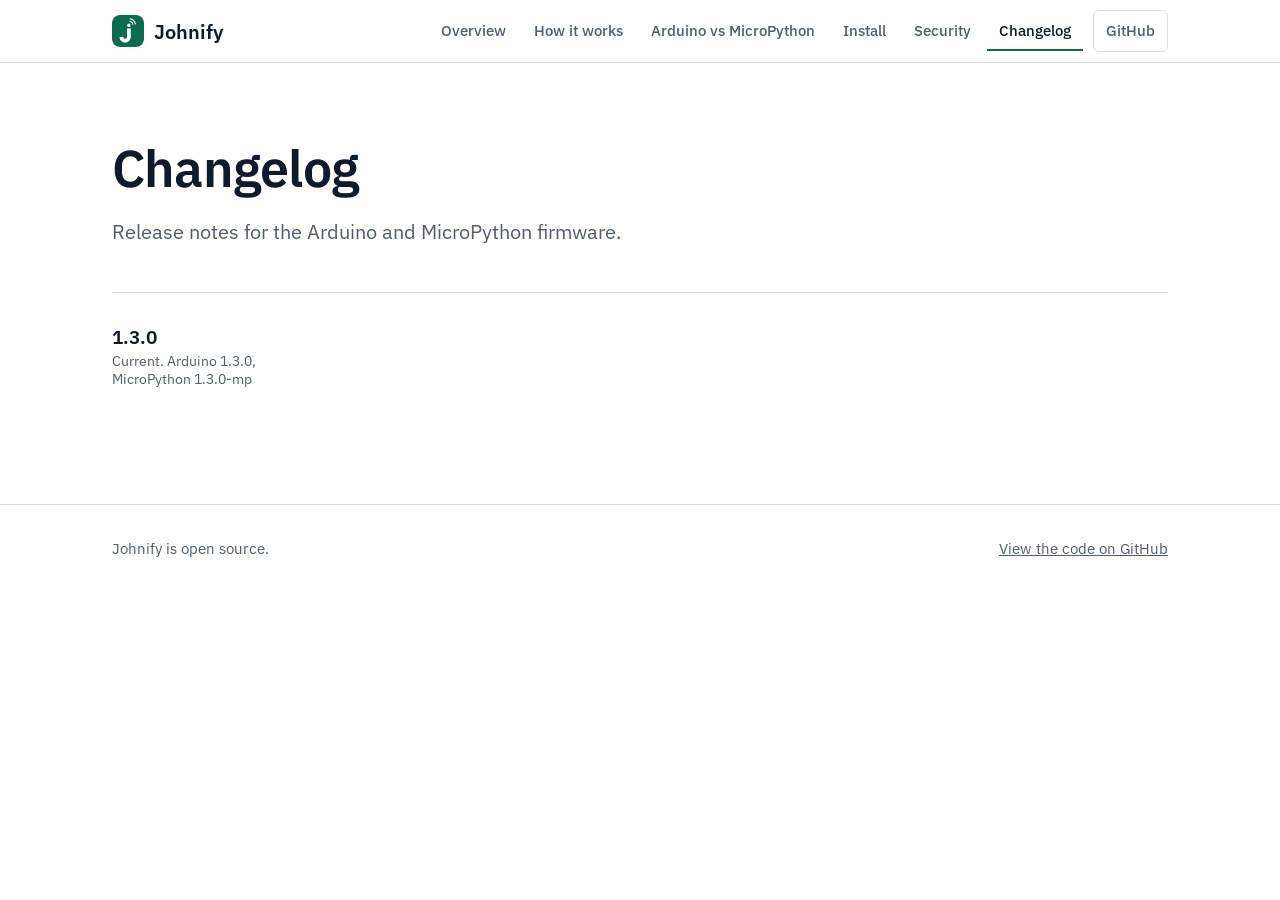
<file: johnify-site/changelog.html>
<!DOCTYPE html>
<html lang="en"><head><meta charset="utf-8"><meta name="viewport" content="width=device-width,initial-scale=1,viewport-fit=cover"><title>Changelog | Johnify</title><meta name="description" content="Release notes for Johnify."><link rel="icon" type="image/png" href="assets/logo.png"><link rel="apple-touch-icon" href="assets/logo.png"><link rel="stylesheet" href="assets/style.css"></head>
<body><header id="hd"></header><main>
<div class="top"><div class="w"><h1>Changelog</h1><p class="lead">Release notes for the Arduino and MicroPython firmware.</p></div></div>
<section style="padding-top:0"><div class="w">
<div class="rel"><h3>1.3.0<span>Current. Arduino 1.3.0, MicroPython 1.3.0-mp</span></h3><div>
</div></section>
</main><footer id="ft"></footer><script src="assets/site.js"></script>
</body></html>
</file>
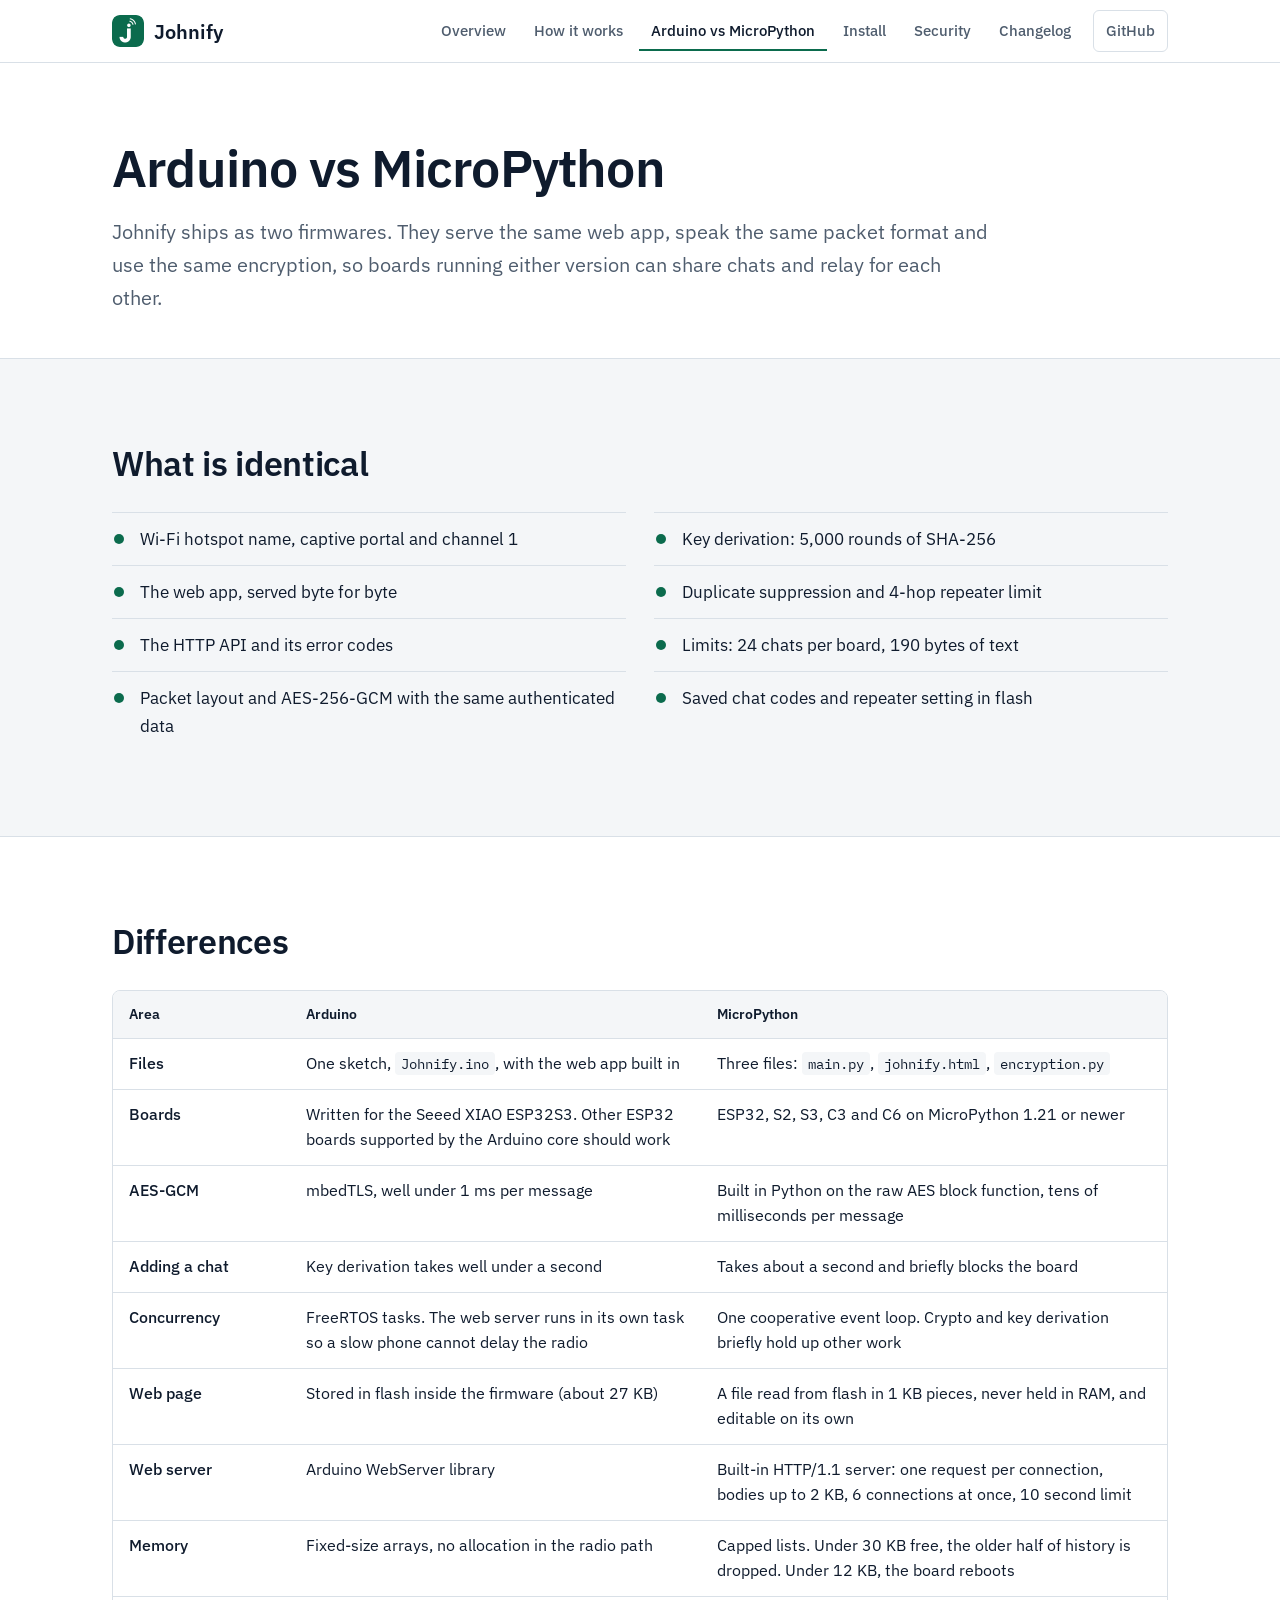
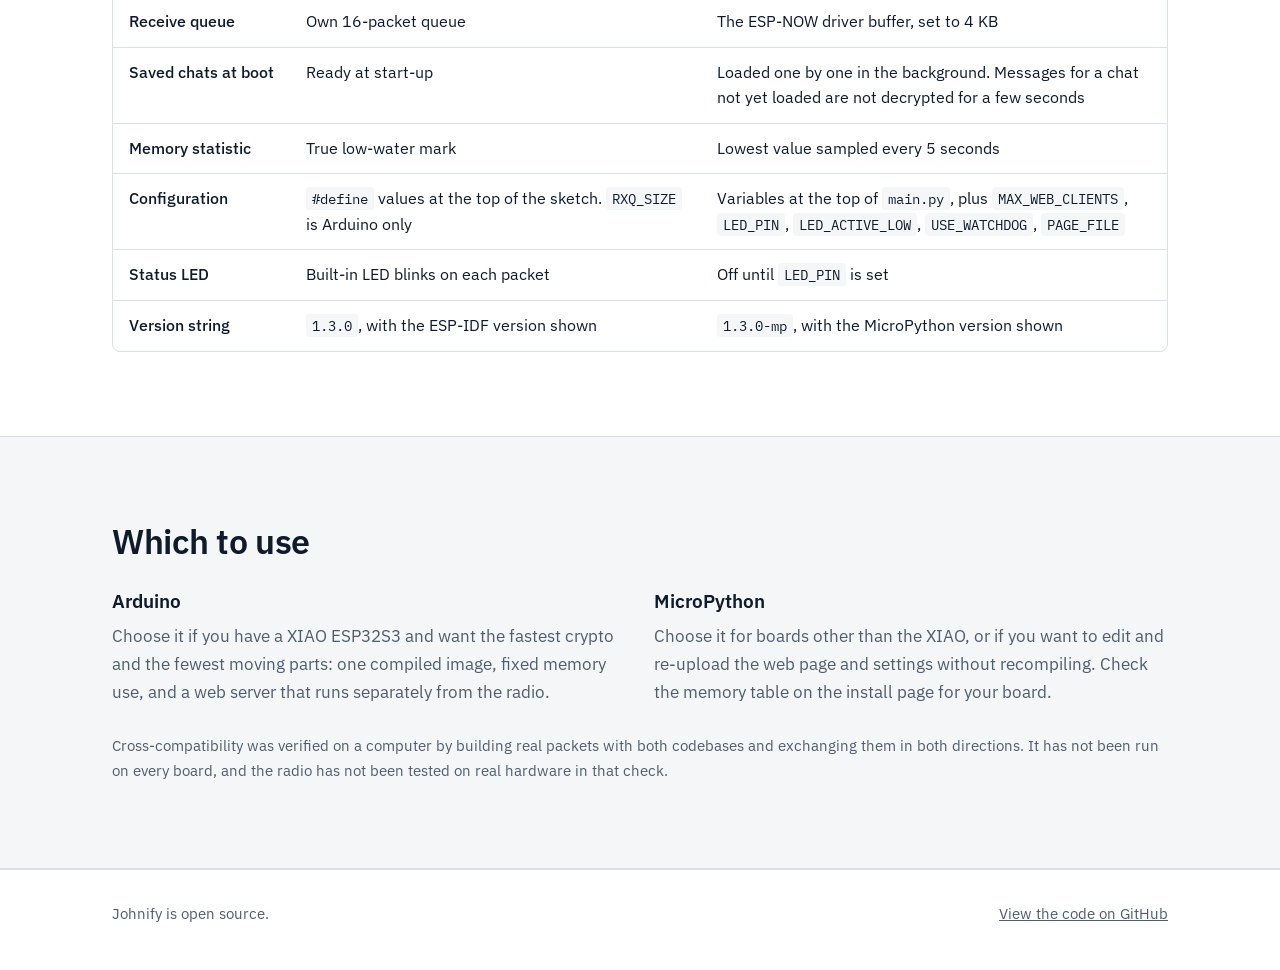
<file: johnify-site/compare.html>
<!DOCTYPE html>
<html lang="en"><head><meta charset="utf-8"><meta name="viewport" content="width=device-width,initial-scale=1,viewport-fit=cover"><title>Arduino vs MicroPython | Johnify</title><meta name="description" content="How the Arduino and MicroPython versions of Johnify compare."><link rel="icon" type="image/png" href="assets/logo.png"><link rel="apple-touch-icon" href="assets/logo.png"><link rel="stylesheet" href="assets/style.css"></head>
<body><header id="hd"></header><main>
<div class="top"><div class="w"><h1>Arduino vs MicroPython</h1><p class="lead">Johnify ships as two firmwares. They serve the same web app, speak the same packet format and use the same encryption, so boards running either version can share chats and relay for each other.</p></div></div>
<section class="alt"><div class="w"><h2>What is identical</h2><div class="two"><ul class="ck"><li>Wi-Fi hotspot name, captive portal and channel 1</li><li>The web app, served byte for byte</li><li>The HTTP API and its error codes</li><li>Packet layout and AES-256-GCM with the same authenticated data</li></ul>
<ul class="ck"><li>Key derivation: 5,000 rounds of SHA-256</li><li>Duplicate suppression and 4-hop repeater limit</li><li>Limits: 24 chats per board, 190 bytes of text</li><li>Saved chat codes and repeater setting in flash</li></ul></div></div></section>
<section><div class="w"><h2>Differences</h2><div class="tbl stack"><table><thead><tr><th>Area</th><th>Arduino</th><th>MicroPython</th></tr></thead><tbody>
<tr><td>Files</td><td data-l="Arduino">One sketch, <code>Johnify.ino</code>, with the web app built in</td><td data-l="MicroPython">Three files: <code>main.py</code>, <code>johnify.html</code>, <code>encryption.py</code></td></tr>
<tr><td>Boards</td><td data-l="Arduino">Written for the Seeed XIAO ESP32S3. Other ESP32 boards supported by the Arduino core should work</td><td data-l="MicroPython">ESP32, S2, S3, C3 and C6 on MicroPython 1.21 or newer</td></tr>
<tr><td>AES-GCM</td><td data-l="Arduino">mbedTLS, well under 1 ms per message</td><td data-l="MicroPython">Built in Python on the raw AES block function, tens of milliseconds per message</td></tr>
<tr><td>Adding a chat</td><td data-l="Arduino">Key derivation takes well under a second</td><td data-l="MicroPython">Takes about a second and briefly blocks the board</td></tr>
<tr><td>Concurrency</td><td data-l="Arduino">FreeRTOS tasks. The web server runs in its own task so a slow phone cannot delay the radio</td><td data-l="MicroPython">One cooperative event loop. Crypto and key derivation briefly hold up other work</td></tr>
<tr><td>Web page</td><td data-l="Arduino">Stored in flash inside the firmware (about 27 KB)</td><td data-l="MicroPython">A file read from flash in 1 KB pieces, never held in RAM, and editable on its own</td></tr>
<tr><td>Web server</td><td data-l="Arduino">Arduino WebServer library</td><td data-l="MicroPython">Built-in HTTP/1.1 server: one request per connection, bodies up to 2 KB, 6 connections at once, 10 second limit</td></tr>
<tr><td>Memory</td><td data-l="Arduino">Fixed-size arrays, no allocation in the radio path</td><td data-l="MicroPython">Capped lists. Under 30 KB free, the older half of history is dropped. Under 12 KB, the board reboots</td></tr>
<tr><td>Receive queue</td><td data-l="Arduino">Own 16-packet queue</td><td data-l="MicroPython">The ESP-NOW driver buffer, set to 4 KB</td></tr>
<tr><td>Saved chats at boot</td><td data-l="Arduino">Ready at start-up</td><td data-l="MicroPython">Loaded one by one in the background. Messages for a chat not yet loaded are not decrypted for a few seconds</td></tr>
<tr><td>Memory statistic</td><td data-l="Arduino">True low-water mark</td><td data-l="MicroPython">Lowest value sampled every 5 seconds</td></tr>
<tr><td>Configuration</td><td data-l="Arduino"><code>#define</code> values at the top of the sketch. <code>RXQ_SIZE</code> is Arduino only</td><td data-l="MicroPython">Variables at the top of <code>main.py</code>, plus <code>MAX_WEB_CLIENTS</code>, <code>LED_PIN</code>, <code>LED_ACTIVE_LOW</code>, <code>USE_WATCHDOG</code>, <code>PAGE_FILE</code></td></tr>
<tr><td>Status LED</td><td data-l="Arduino">Built-in LED blinks on each packet</td><td data-l="MicroPython">Off until <code>LED_PIN</code> is set</td></tr>
<tr><td>Version string</td><td data-l="Arduino"><code>1.3.0</code>, with the ESP-IDF version shown</td><td data-l="MicroPython"><code>1.3.0-mp</code>, with the MicroPython version shown</td></tr>
</tbody></table></div></div></section>
<section class="alt"><div class="w"><h2>Which to use</h2><div class="two"><div><h3>Arduino</h3><p style="color:var(--mute);margin-top:8px">Choose it if you have a XIAO ESP32S3 and want the fastest crypto and the fewest moving parts: one compiled image, fixed memory use, and a web server that runs separately from the radio.</p></div>
<div><h3>MicroPython</h3><p style="color:var(--mute);margin-top:8px">Choose it for boards other than the XIAO, or if you want to edit and re-upload the web page and settings without recompiling. Check the memory table on the install page for your board.</p></div></div>
<p style="color:var(--mute);margin-top:28px;font-size:15px">Cross-compatibility was verified on a computer by building real packets with both codebases and exchanging them in both directions. It has not been run on every board, and the radio has not been tested on real hardware in that check.</p></div></section>
</main><footer id="ft"></footer><script src="assets/site.js"></script>
</body></html>
</file>
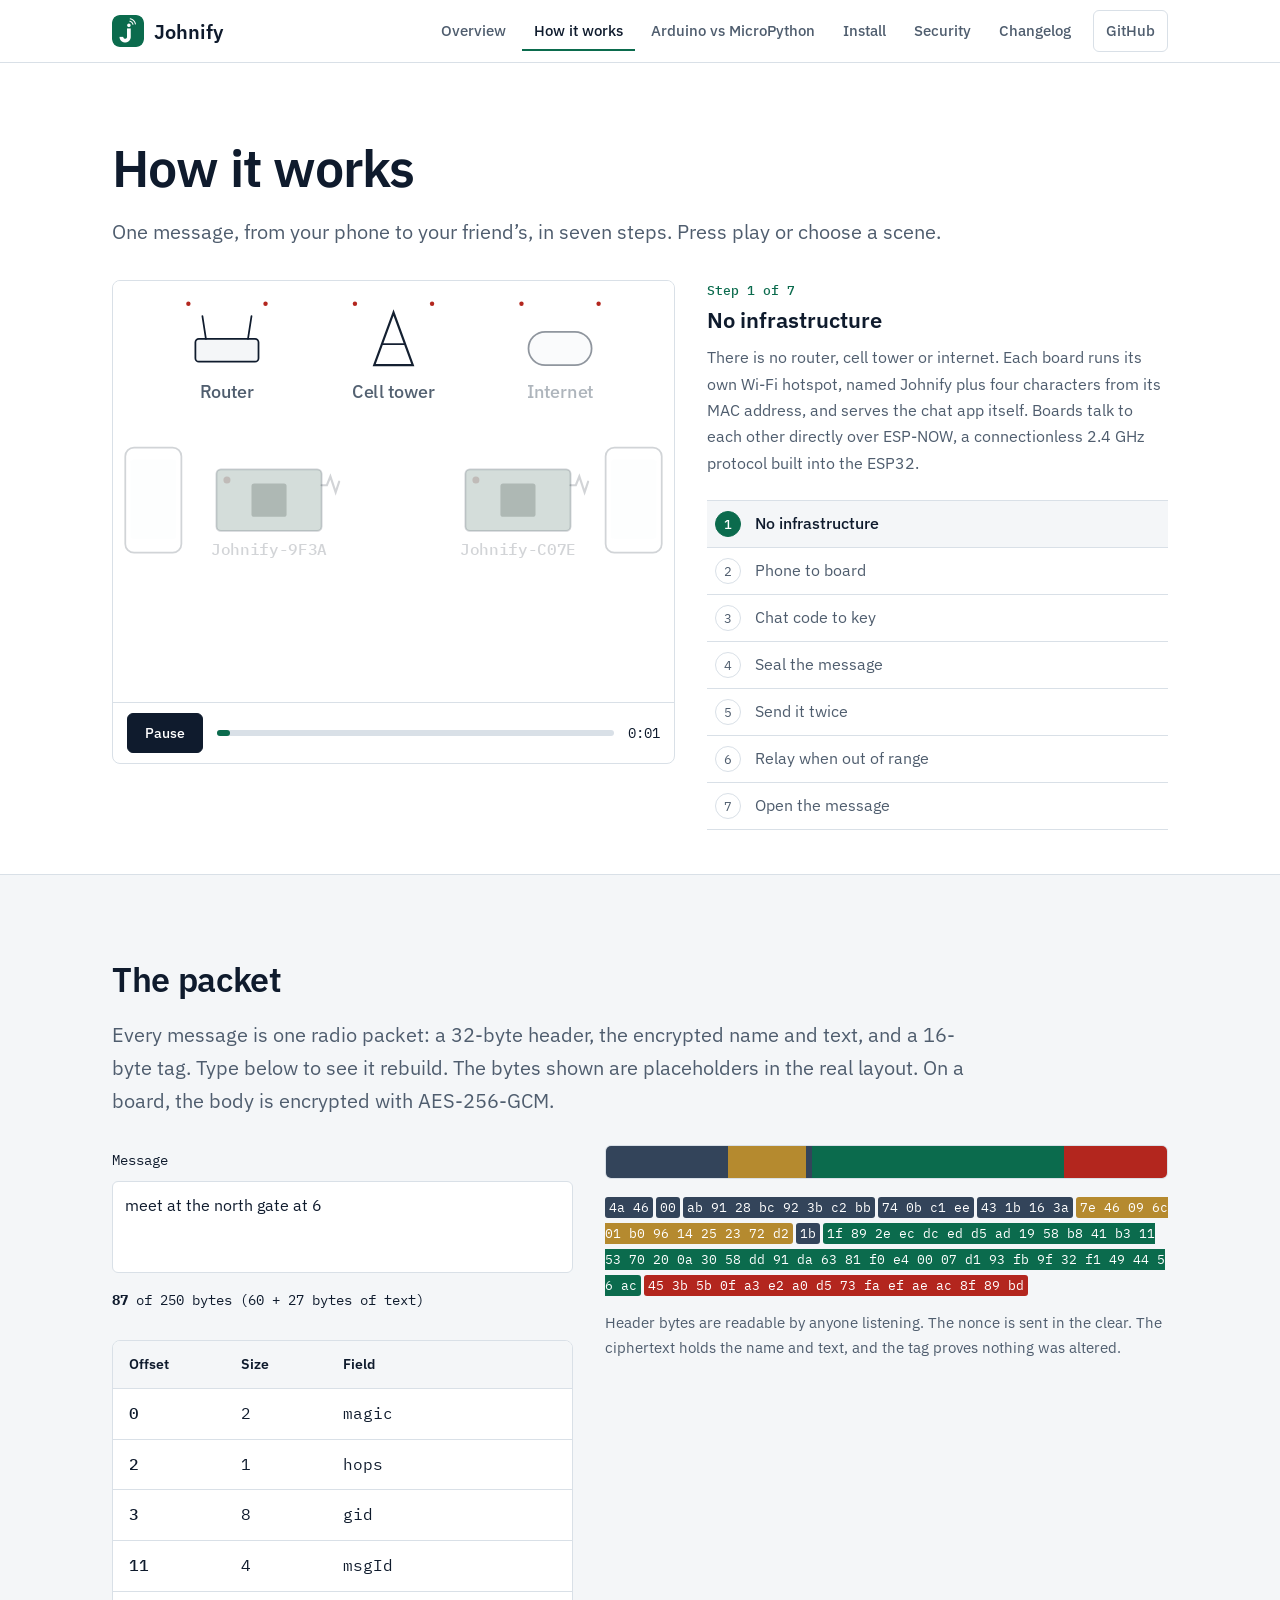
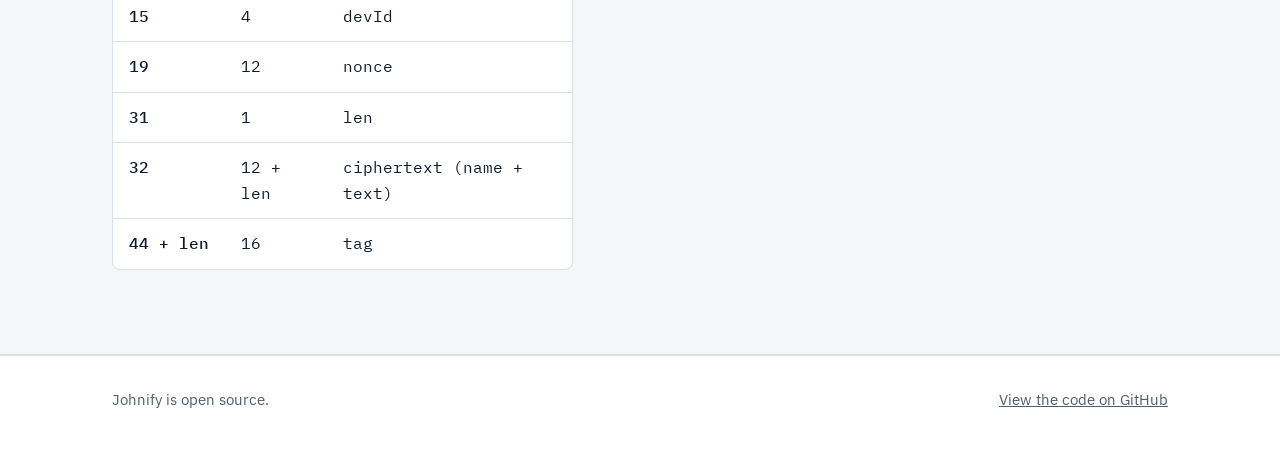
<file: johnify-site/how-it-works.html>
<!DOCTYPE html>
<html lang="en"><head><meta charset="utf-8"><meta name="viewport" content="width=device-width,initial-scale=1,viewport-fit=cover"><title>How it works | Johnify</title><meta name="description" content="How a Johnify message travels from one phone to another, step by step."><link rel="icon" type="image/png" href="assets/logo.png"><link rel="apple-touch-icon" href="assets/logo.png"><link rel="stylesheet" href="assets/style.css"></head>
<body><header id="hd"></header><main>
<div class="top"><div class="w"><h1>How it works</h1><p class="lead">One message, from your phone to your friend’s, in seven steps. Press play or choose a scene.</p>
<div class="player"><div class="stage"><canvas id="vid" aria-label="Animated explainer of how a Johnify message travels"></canvas><div class="ctl"><button id="pp">Play</button><div class="pb" id="pb"><i id="bar"></i></div><span class="m" id="tm">0:00</span></div></div>
<div><div class="desc" id="desc"></div><ol class="chs" id="chs"></ol></div></div></div></div>
<section class="alt" id="packet"><div class="w"><h2>The packet</h2><p class="lead">Every message is one radio packet: a 32-byte header, the encrypted name and text, and a 16-byte tag. Type below to see it rebuild. The bytes shown are placeholders in the real layout. On a board, the body is encrypted with AES-256-GCM.</p>
<div class="insp"><div><label for="msg" class="m" style="font-size:14px">Message</label><textarea id="msg" maxlength="190">meet at the north gate at 6</textarea><p class="m" style="font-size:14px;margin-top:8px" id="tot"></p>
<div class="tbl stack"><table><thead><tr><th>Offset</th><th>Size</th><th>Field</th></tr></thead><tbody id="tb" class="m"></tbody></table></div></div>
<div><div class="pk" id="pk"></div><div class="hex m" id="hex"></div><p style="color:var(--mute);font-size:15px;margin-top:12px">Header bytes are readable by anyone listening. The nonce is sent in the clear. The ciphertext holds the name and text, and the tag proves nothing was altered.</p></div></div></div></section>
</main><footer id="ft"></footer><script src="assets/site.js"></script>
<script src="assets/video.js"></script><script src="assets/packet.js"></script>
</body></html>
</file>
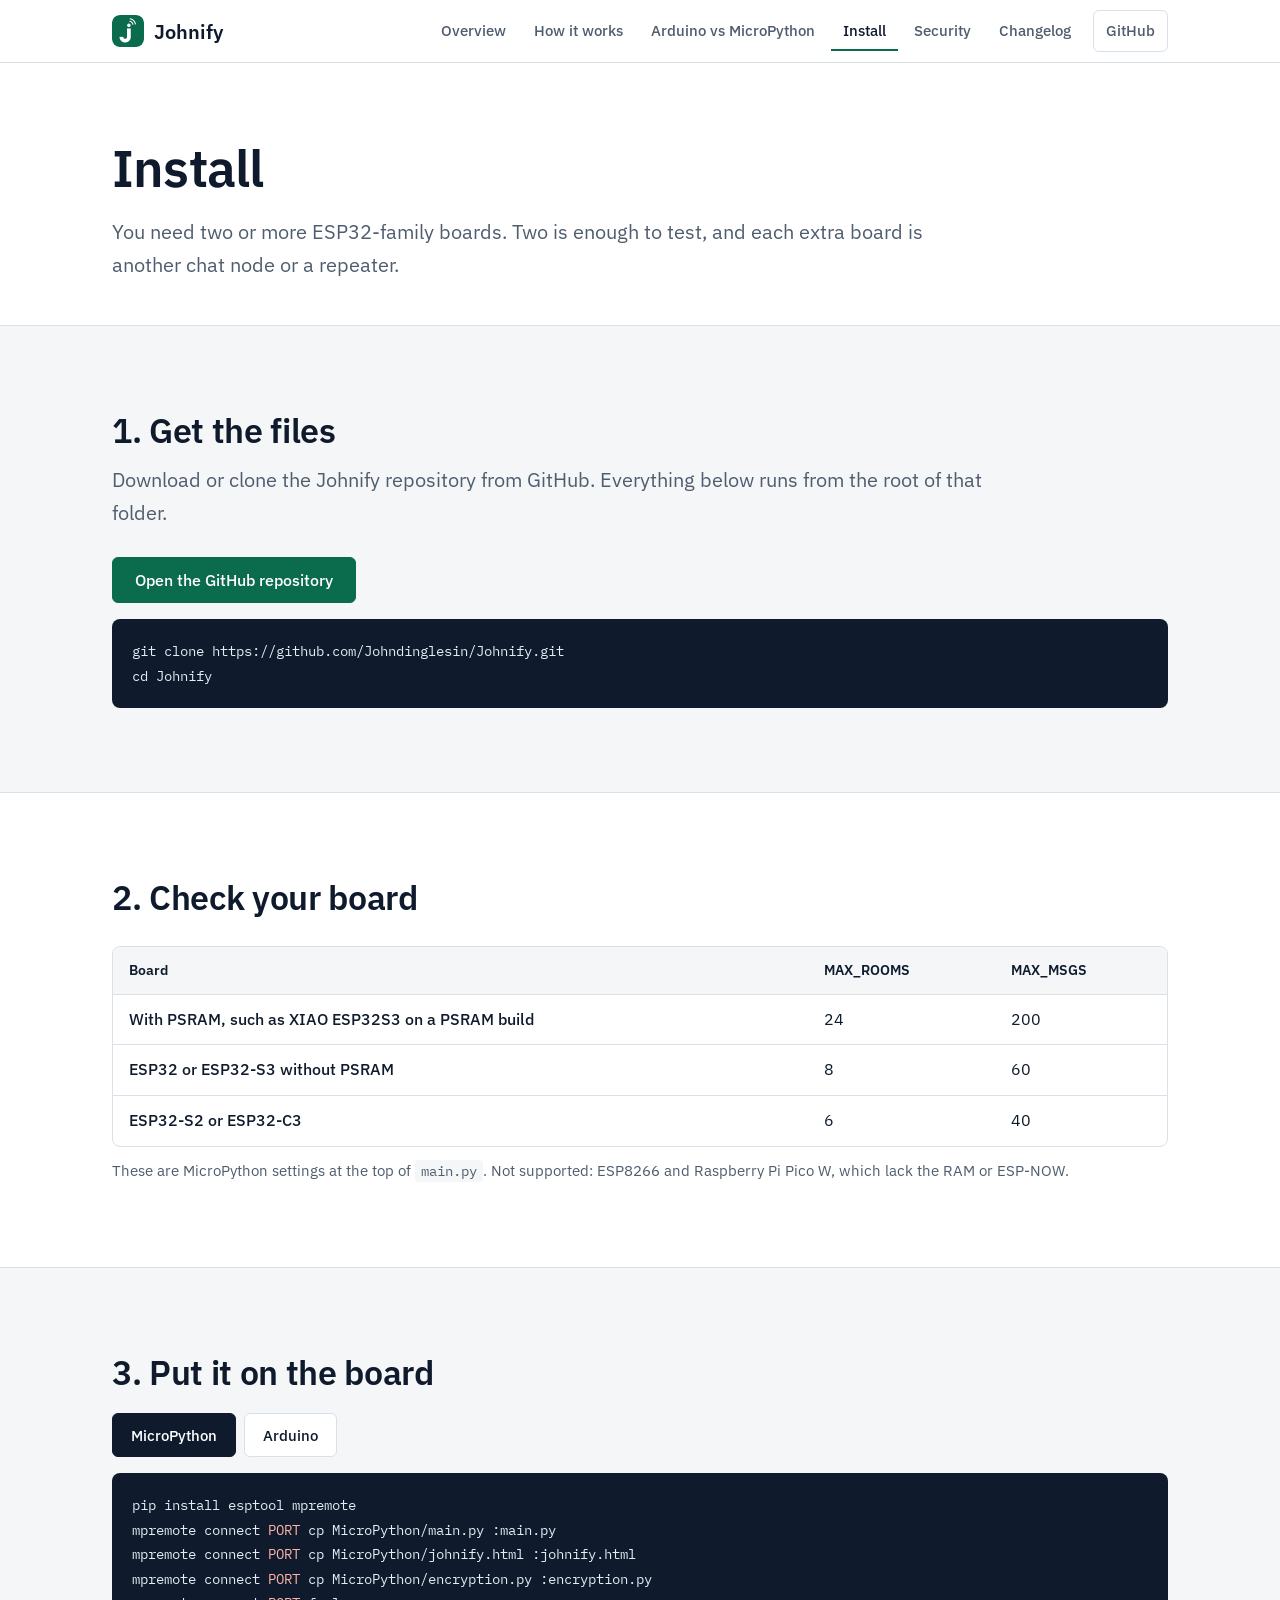
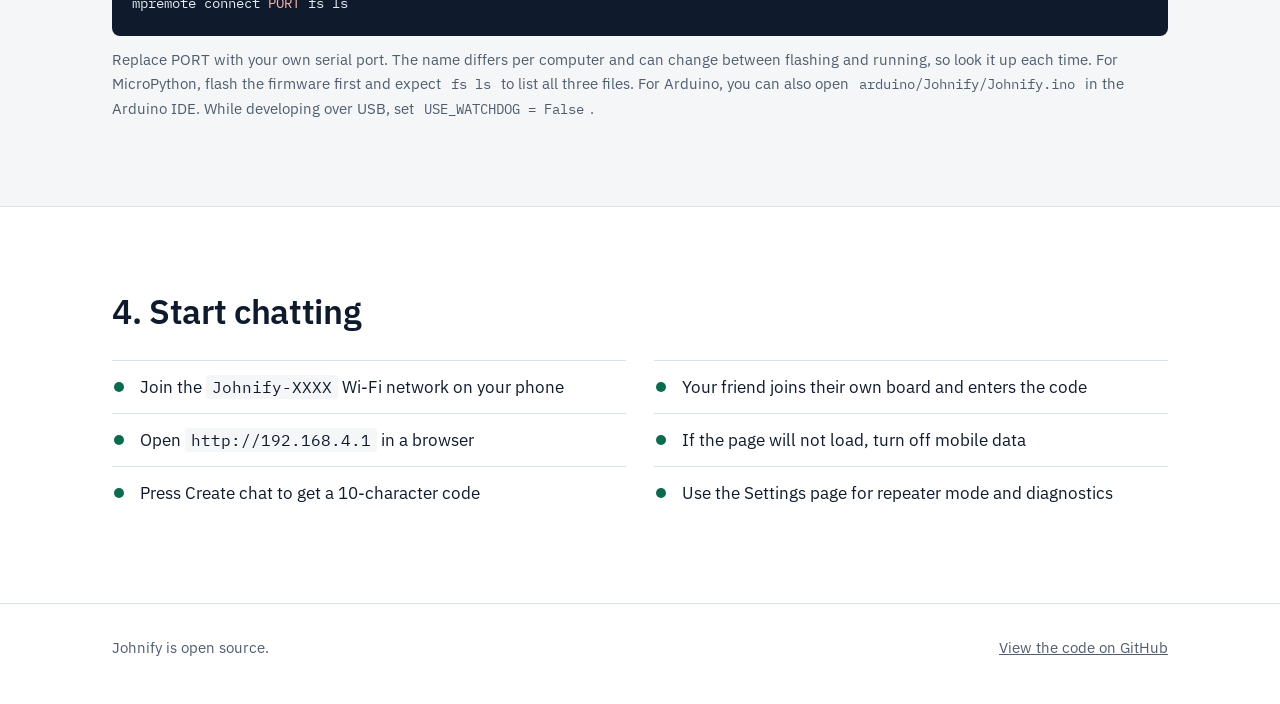
<file: johnify-site/install.html>
<!DOCTYPE html>
<html lang="en"><head><meta charset="utf-8"><meta name="viewport" content="width=device-width,initial-scale=1,viewport-fit=cover"><title>Install | Johnify</title><meta name="description" content="How to download Johnify from GitHub and install it on an ESP32 board."><link rel="icon" type="image/png" href="assets/logo.png"><link rel="apple-touch-icon" href="assets/logo.png"><link rel="stylesheet" href="assets/style.css"></head>
<body><header id="hd"></header><main>
<div class="top"><div class="w"><h1>Install</h1><p class="lead">You need two or more ESP32-family boards. Two is enough to test, and each extra board is another chat node or a repeater.</p></div></div>
<section class="alt"><div class="w"><h2>1. Get the files</h2><p class="lead" style="margin-top:12px">Download or clone the Johnify repository from GitHub. Everything below runs from the root of that folder.</p>
<div class="row"><a class="btn p" href="https://github.com/Johndinglesin/Johnify">Open the GitHub repository</a></div>
<pre>git clone https://github.com/Johndinglesin/Johnify.git
cd Johnify</pre></div></section>
<section><div class="w"><h2>2. Check your board</h2><div class="tbl stack"><table><thead><tr><th>Board</th><th>MAX_ROOMS</th><th>MAX_MSGS</th></tr></thead><tbody>
<tr><td>With PSRAM, such as XIAO ESP32S3 on a PSRAM build</td><td data-l="MAX_ROOMS">24</td><td data-l="MAX_MSGS">200</td></tr>
<tr><td>ESP32 or ESP32-S3 without PSRAM</td><td data-l="MAX_ROOMS">8</td><td data-l="MAX_MSGS">60</td></tr>
<tr><td>ESP32-S2 or ESP32-C3</td><td data-l="MAX_ROOMS">6</td><td data-l="MAX_MSGS">40</td></tr></tbody></table></div>
<p style="color:var(--mute);font-size:15px;margin-top:12px">These are MicroPython settings at the top of <code>main.py</code>. Not supported: ESP8266 and Raspberry Pi Pico W, which lack the RAM or ESP-NOW.</p></div></section>
<section class="alt"><div class="w"><h2>3. Put it on the board</h2><div class="tabs" role="tablist"><button role="tab" aria-selected="true" data-t="mp">MicroPython</button><button role="tab" aria-selected="false" data-t="ar">Arduino</button></div><pre id="code"></pre>
<p style="color:var(--mute);font-size:15px;margin-top:12px">Replace PORT with your own serial port. The name differs per computer and can change between flashing and running, so look it up each time. For MicroPython, flash the firmware first and expect <code>fs ls</code> to list all three files. For Arduino, you can also open <code>arduino/Johnify/Johnify.ino</code> in the Arduino IDE. While developing over USB, set <code>USE_WATCHDOG = False</code>.</p></div></section>
<section><div class="w"><h2>4. Start chatting</h2><div class="two"><ul class="ck"><li>Join the <code>Johnify-XXXX</code> Wi-Fi network on your phone</li><li>Open <code>http://192.168.4.1</code> in a browser</li><li>Press Create chat to get a 10-character code</li></ul>
<ul class="ck"><li>Your friend joins their own board and enters the code</li><li>If the page will not load, turn off mobile data</li><li>Use the Settings page for repeater mode and diagnostics</li></ul></div></div></section>
</main><footer id="ft"></footer><script src="assets/site.js"></script>
<script>const C={mp:`pip install esptool mpremote
mpremote connect <span class="p">PORT</span> cp MicroPython/main.py :main.py
mpremote connect <span class="p">PORT</span> cp MicroPython/johnify.html :johnify.html
mpremote connect <span class="p">PORT</span> cp MicroPython/encryption.py :encryption.py
mpremote connect <span class="p">PORT</span> fs ls`,ar:`arduino-cli core install esp32:esp32
arduino-cli compile --fqbn esp32:esp32:XIAO_ESP32S3 arduino/Johnify
arduino-cli upload  --fqbn esp32:esp32:XIAO_ESP32S3 -p <span class="p">PORT</span> arduino/Johnify`};
const set=k=>{document.getElementById("code").innerHTML=C[k];document.querySelectorAll(".tabs button").forEach(b=>b.setAttribute("aria-selected",b.dataset.t===k))};
document.querySelectorAll(".tabs button").forEach(b=>b.onclick=()=>set(b.dataset.t));set("mp")</script>
</body></html>
</file>
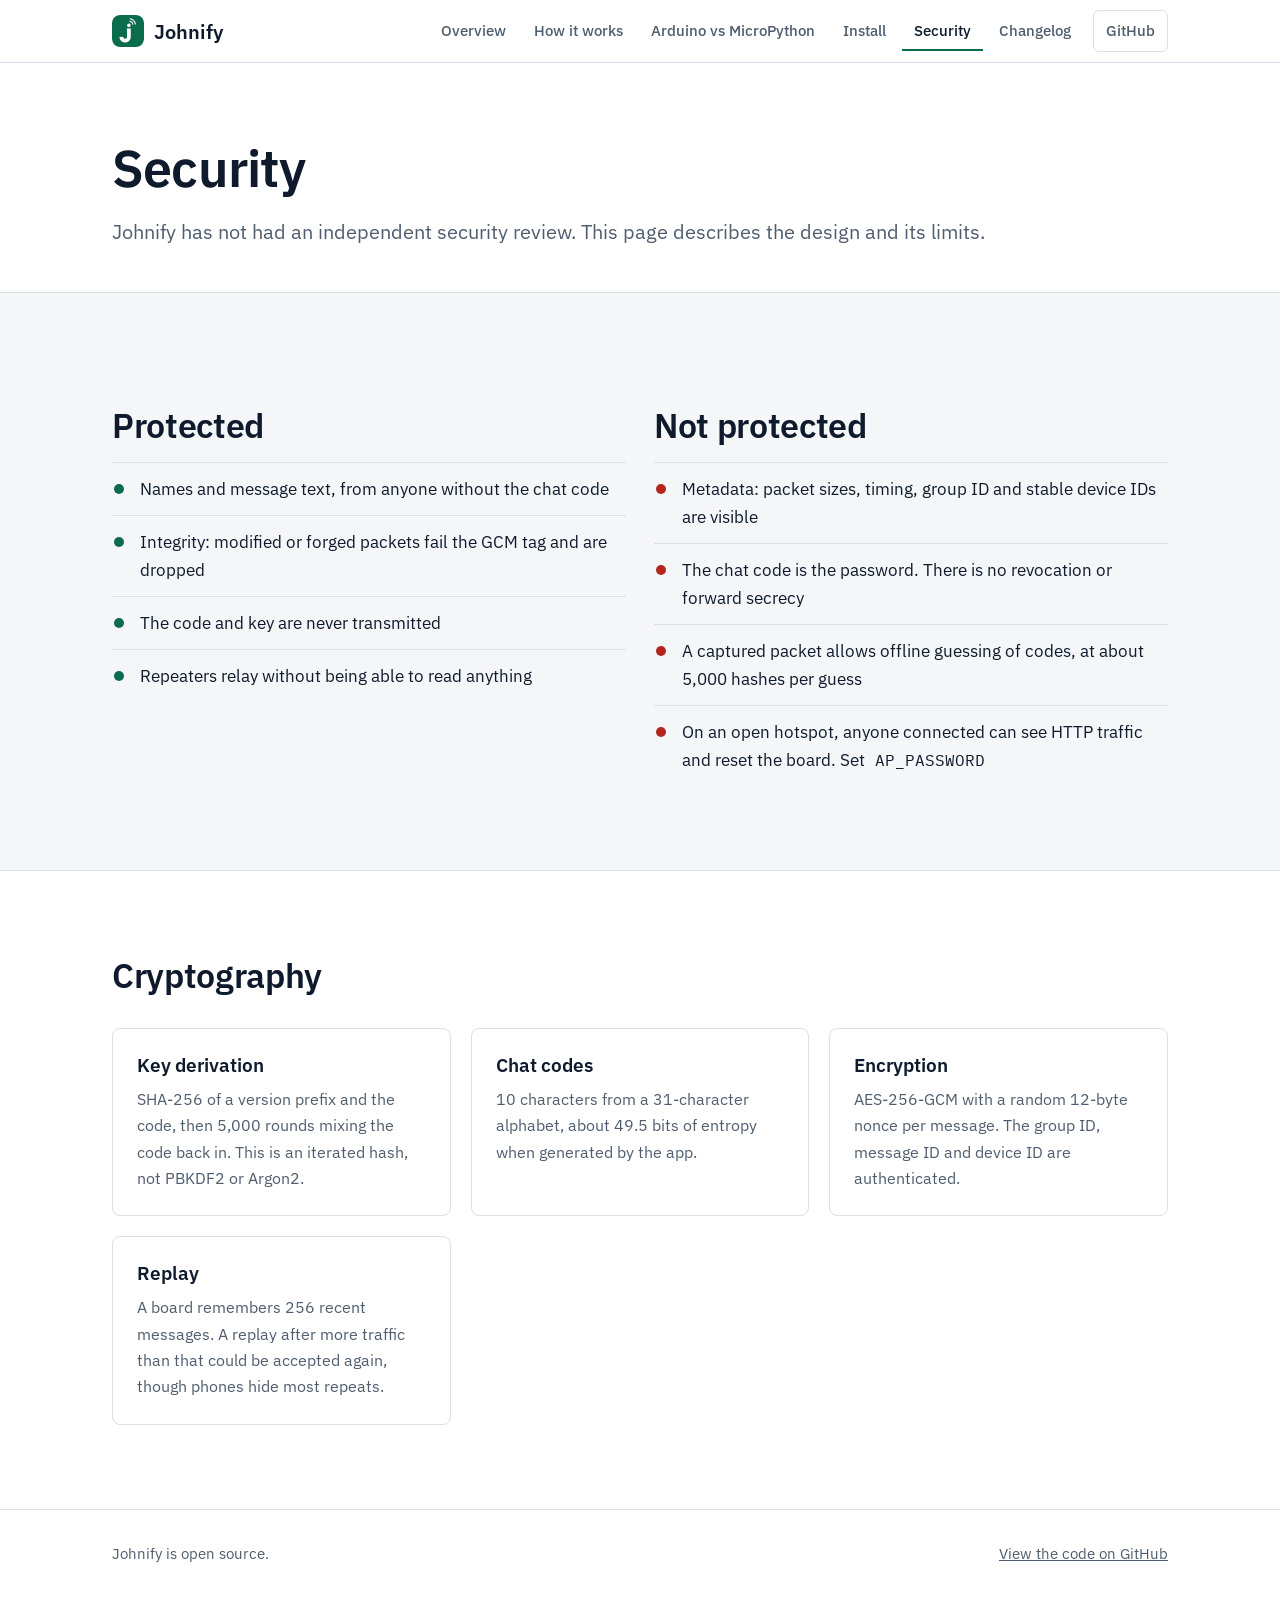
<file: johnify-site/security.html>
<!DOCTYPE html>
<html lang="en"><head><meta charset="utf-8"><meta name="viewport" content="width=device-width,initial-scale=1,viewport-fit=cover"><title>Security | Johnify</title><meta name="description" content="What Johnify protects, what it does not, and how its cryptography works."><link rel="icon" type="image/png" href="assets/logo.png"><link rel="apple-touch-icon" href="assets/logo.png"><link rel="stylesheet" href="assets/style.css"></head>
<body><header id="hd"></header><main>
<div class="top"><div class="w"><h1>Security</h1><p class="lead">Johnify has not had an independent security review. This page describes the design and its limits.</p></div></div>
<section class="alt"><div class="w"><div class="two"><div><h2>Protected</h2><ul class="ck" style="margin-top:16px"><li>Names and message text, from anyone without the chat code</li><li>Integrity: modified or forged packets fail the GCM tag and are dropped</li><li>The code and key are never transmitted</li><li>Repeaters relay without being able to read anything</li></ul></div>
<div><h2>Not protected</h2><ul class="ck no" style="margin-top:16px"><li>Metadata: packet sizes, timing, group ID and stable device IDs are visible</li><li>The chat code is the password. There is no revocation or forward secrecy</li><li>A captured packet allows offline guessing of codes, at about 5,000 hashes per guess</li><li>On an open hotspot, anyone connected can see HTTP traffic and reset the board. Set <code>AP_PASSWORD</code></li></ul></div></div></div></section>
<section><div class="w"><h2>Cryptography</h2><div class="grid">
<div class="card"><h3>Key derivation</h3><p>SHA-256 of a version prefix and the code, then 5,000 rounds mixing the code back in. This is an iterated hash, not PBKDF2 or Argon2.</p></div>
<div class="card"><h3>Chat codes</h3><p>10 characters from a 31-character alphabet, about 49.5 bits of entropy when generated by the app.</p></div>
<div class="card"><h3>Encryption</h3><p>AES-256-GCM with a random 12-byte nonce per message. The group ID, message ID and device ID are authenticated.</p></div>
<div class="card"><h3>Replay</h3><p>A board remembers 256 recent messages. A replay after more traffic than that could be accepted again, though phones hide most repeats.</p></div></div></div></section>
</main><footer id="ft"></footer><script src="assets/site.js"></script>
</body></html>
</file>
<file: johnify-site/assets/style.css>
@import url('https://fonts.googleapis.com/css2?family=IBM+Plex+Sans:wght@400;500;600&family=IBM+Plex+Mono:wght@400;500&display=swap');
:root{--bg:#fff;--alt:#f4f6f8;--ink:#0f1b2d;--mute:#4f5d6e;--line:#d9e0e7;--acc:#0b6b4d;--accfg:#fff;--bad:#b3261e;--pcb:#1f4a3d;color-scheme:light}
@media(prefers-color-scheme:dark){:root{--bg:#0d141c;--alt:#121b25;--ink:#e8edf3;--mute:#9fadbb;--line:#263444;--acc:#46b88f;--accfg:#08130f;--bad:#ff7b6e;color-scheme:dark}}
*{box-sizing:border-box;margin:0}
html{scroll-behavior:smooth;-webkit-text-size-adjust:100%}
body{background:var(--bg);color:var(--ink);font:400 17px/1.65 'IBM Plex Sans',system-ui,-apple-system,'Segoe UI',sans-serif;padding-left:env(safe-area-inset-left,0);padding-right:env(safe-area-inset-right,0);padding-bottom:env(safe-area-inset-bottom,0)}
.m,code,pre{font-family:'IBM Plex Mono',ui-monospace,Menlo,monospace}
a{color:var(--acc)}
.w{max-width:1120px;margin:0 auto;padding:0 clamp(18px,4vw,32px)}
header#hd{position:sticky;top:0;z-index:20;background:var(--bg);border-bottom:1px solid var(--line);padding-top:env(safe-area-inset-top,0)}
.nav{display:flex;align-items:center;justify-content:space-between;min-height:62px;gap:16px;flex-wrap:wrap}
.logo{font-weight:600;font-size:20px;color:var(--ink);text-decoration:none;display:flex;align-items:center;gap:10px}
.logo img{display:block;border-radius:8px}
.links{display:flex;gap:4px;align-items:center}
.links a{color:var(--mute);text-decoration:none;padding:8px 12px;border-radius:6px;font-size:15px;font-weight:500}
.links a:hover{background:var(--alt);color:var(--ink)}
.links a[aria-current]{color:var(--ink);box-shadow:inset 0 -2px 0 var(--acc);border-radius:0}
.links a.gh{border:1px solid var(--line);margin-left:6px}
.mb{display:none;font:500 15px inherit;font-family:inherit;background:none;border:1px solid var(--line);color:var(--ink);padding:10px 16px;border-radius:6px;min-height:44px}
@media(max-width:940px){.mb{display:block}.links{display:none;width:100%;flex-direction:column;align-items:stretch;padding-bottom:12px}.links.open{display:flex}.links a{padding:13px 12px;font-size:16px}.links a[aria-current]{box-shadow:inset 3px 0 0 var(--acc);background:var(--alt)}.links a.gh{margin:6px 0 0;text-align:center}}
h1{font-size:clamp(32px,5.2vw,52px);line-height:1.12;font-weight:600;letter-spacing:-.015em}
h2{font-size:clamp(24px,3.4vw,34px);line-height:1.2;font-weight:600;letter-spacing:-.01em}
h3{font-size:19px;line-height:1.3;font-weight:600}
.lead{font-size:clamp(17px,2vw,20px);color:var(--mute);max-width:44em;margin-top:18px}
p+p{margin-top:14px}
section{padding:clamp(44px,7vw,84px) 0}.alt{background:var(--alt);border-block:1px solid var(--line)}
.top{padding:clamp(40px,6vw,76px) 0 clamp(28px,4vw,44px)}
.hero{display:grid;grid-template-columns:1.05fr .95fr;gap:40px;align-items:center}
@media(max-width:860px){.hero{grid-template-columns:1fr;gap:28px}}
.row{display:flex;gap:12px;flex-wrap:wrap;margin-top:28px}
.btn{display:inline-flex;align-items:center;justify-content:center;min-height:46px;padding:0 22px;border:1px solid var(--ink);border-radius:6px;color:var(--ink);text-decoration:none;font-weight:500;font-size:16px;transition:background .15s}
.btn:hover{background:var(--alt)}.btn.p{background:var(--acc);border-color:var(--acc);color:var(--accfg)}.btn.p:hover{filter:brightness(1.1)}
@media(max-width:520px){.row .btn{flex:1 1 100%}}
.grid{display:grid;grid-template-columns:repeat(auto-fit,minmax(250px,1fr));gap:20px;margin-top:32px}
.card{border:1px solid var(--line);border-radius:8px;padding:24px;background:var(--bg);text-decoration:none;color:var(--ink);display:block;transition:border-color .2s,transform .2s}
a.card:hover{border-color:var(--acc);transform:translateY(-2px)}
.card p{color:var(--mute);font-size:16px;margin-top:8px}.card .go{color:var(--acc);font-weight:500;margin-top:14px;display:inline-block;font-size:15px}
dl.spec{display:grid;grid-template-columns:repeat(auto-fit,minmax(260px,1fr));gap:0 40px;margin-top:28px}
dl.spec div{padding:14px 0;border-top:1px solid var(--line)}dt{font-size:14px;color:var(--mute)}dd{font-weight:500}
.tbl{overflow-x:auto;margin-top:28px;border:1px solid var(--line);border-radius:8px;background:var(--bg)}
table{border-collapse:collapse;width:100%;font-size:15.5px}
th,td{padding:12px 16px;text-align:left;vertical-align:top;border-bottom:1px solid var(--line)}
th{background:var(--alt);font-weight:600;font-size:14px;white-space:nowrap}tr:last-child td{border-bottom:0}
td:first-child{font-weight:500;white-space:nowrap}
@media(max-width:700px){.stack table,.stack tbody,.stack tr,.stack td{display:block;width:100%}.stack thead{display:none}.stack tr{padding:12px 0;border-bottom:1px solid var(--line)}.stack td{border:0;padding:4px 16px;white-space:normal!important}.stack td::before{content:attr(data-l);display:block;font-size:12.5px;color:var(--mute);font-weight:400}.stack td:first-child{font-size:16px}.stack td:first-child::before{display:none}}
.two{display:grid;grid-template-columns:1fr 1fr;gap:28px;margin-top:28px}@media(max-width:760px){.two{grid-template-columns:1fr}}
ul.ck{list-style:none;padding:0}ul.ck li{padding:12px 0 12px 28px;border-top:1px solid var(--line);position:relative}
ul.ck li::before{content:"";position:absolute;left:2px;top:21px;width:10px;height:10px;border-radius:50%;background:var(--acc)}ul.ck.no li::before{background:var(--bad)}
pre{background:#0f1b2d;color:#e3ebf3;padding:20px;overflow-x:auto;font-size:14px;line-height:1.75;border-radius:8px;margin-top:16px;-webkit-overflow-scrolling:touch}
pre .c{color:#8fa1b4}pre .p{color:#ffb4a8}
code{font-size:.92em;background:var(--alt);padding:2px 6px;border-radius:4px}
.tabs{display:flex;gap:8px;margin-top:20px}.tabs button{font:500 15px 'IBM Plex Sans',sans-serif;padding:0 18px;min-height:44px;border:1px solid var(--line);background:var(--bg);color:var(--ink);border-radius:6px;cursor:pointer}
.tabs button[aria-selected=true]{background:var(--ink);color:var(--bg);border-color:var(--ink)}
.player{display:grid;grid-template-columns:minmax(0,1.1fr) minmax(0,.9fr);gap:32px;margin-top:32px;align-items:start}
@media(max-width:900px){.player{grid-template-columns:1fr;gap:20px}}
.stage{border:1px solid var(--line);border-radius:8px;overflow:hidden;background:var(--bg)}
.stage canvas{display:block;width:100%;aspect-ratio:4/3;cursor:pointer}
.ctl{display:flex;align-items:center;gap:14px;padding:10px 14px;border-top:1px solid var(--line);font-size:14px}
.ctl button{font:500 14px 'IBM Plex Sans',sans-serif;min-width:76px;min-height:40px;border:1px solid var(--ink);background:var(--ink);color:var(--bg);border-radius:6px;cursor:pointer}
.pb{flex:1;height:6px;background:var(--line);border-radius:3px;cursor:pointer;position:relative}.pb i{position:absolute;left:0;top:0;bottom:0;background:var(--acc);border-radius:3px;width:0}
textarea{width:100%;height:92px;margin-top:8px;background:var(--bg);color:var(--ink);border:1px solid var(--line);border-radius:6px;padding:12px;font:400 16px/1.4 'IBM Plex Sans',sans-serif;resize:none}
textarea:focus{outline:2px solid var(--acc);border-color:var(--acc)}
.insp{display:grid;grid-template-columns:minmax(0,.9fr) minmax(0,1.1fr);gap:32px;margin-top:28px}@media(max-width:860px){.insp{grid-template-columns:1fr}}
.pk{display:flex;height:34px;border-radius:6px;overflow:hidden;margin-bottom:16px;border:1px solid var(--line)}.pk div{min-width:3px;transition:flex-grow .4s}
.hex{font-size:13px;line-height:2;word-break:break-all}.hex em{font-style:normal;padding:2px 4px;margin-right:3px;border-radius:3px}.hex em.on,tr.on td{outline:2px solid var(--acc)}
tr.on{background:var(--alt)}
.k0{background:#33445a;color:#fff}.k1{background:#b58a2f;color:#fff}.k2{background:var(--acc);color:var(--accfg)}.k3{background:var(--bad);color:#fff}
.rel{padding:32px 0;border-top:1px solid var(--line);display:grid;grid-template-columns:200px 1fr;gap:12px 32px}@media(max-width:700px){.rel{grid-template-columns:1fr}}
.rel h3 span{display:block;font-weight:400;font-size:14px;color:var(--mute);margin-top:2px}
.tg{display:inline-block;font-size:12.5px;font-weight:600;padding:1px 9px;border-radius:99px;border:1px solid var(--line);margin-right:8px;vertical-align:1px}.tg.a{color:var(--acc);border-color:var(--acc)}.tg.n{color:var(--bad);border-color:var(--bad)}
.rel li{margin:0 0 10px 18px}
footer#ft{border-top:1px solid var(--line);padding:32px 0 44px;color:var(--mute);font-size:14.5px}
footer .w{display:flex;justify-content:space-between;gap:16px;flex-wrap:wrap}footer a{color:var(--mute)}
@media(prefers-reduced-motion:reduce){*{animation:none!important;transition:none!important}.mo{display:none}html{scroll-behavior:auto}}

.desc{display:grid}.desc>div{grid-area:1/1;opacity:0;visibility:hidden;transition:opacity .4s,visibility .4s}.desc>div.on{opacity:1;visibility:visible}
.desc h3{font-size:22px;margin:4px 0 10px}.desc p{color:var(--mute);font-size:16px}.sn{font-size:13px;color:var(--acc);font-weight:500}
ol.chs{list-style:none;padding:0;margin-top:24px;border-top:1px solid var(--line)}ol.chs li{border-bottom:1px solid var(--line)}
ol.chs button{all:unset;box-sizing:border-box;display:flex;gap:14px;align-items:center;width:100%;padding:0 8px;min-height:46px;cursor:pointer;font-size:15.5px;color:var(--mute);transition:background .3s,color .3s}
ol.chs button:focus-visible{outline:2px solid var(--acc)}
ol.chs span{flex:none;width:26px;height:26px;border-radius:50%;border:1px solid var(--line);display:grid;place-items:center;font-size:12.5px;transition:background .3s,color .3s}
ol.chs li.on button{background:var(--alt);color:var(--ink);font-weight:500}ol.chs li.on span{background:var(--acc);border-color:var(--acc);color:var(--accfg)}
</file>
